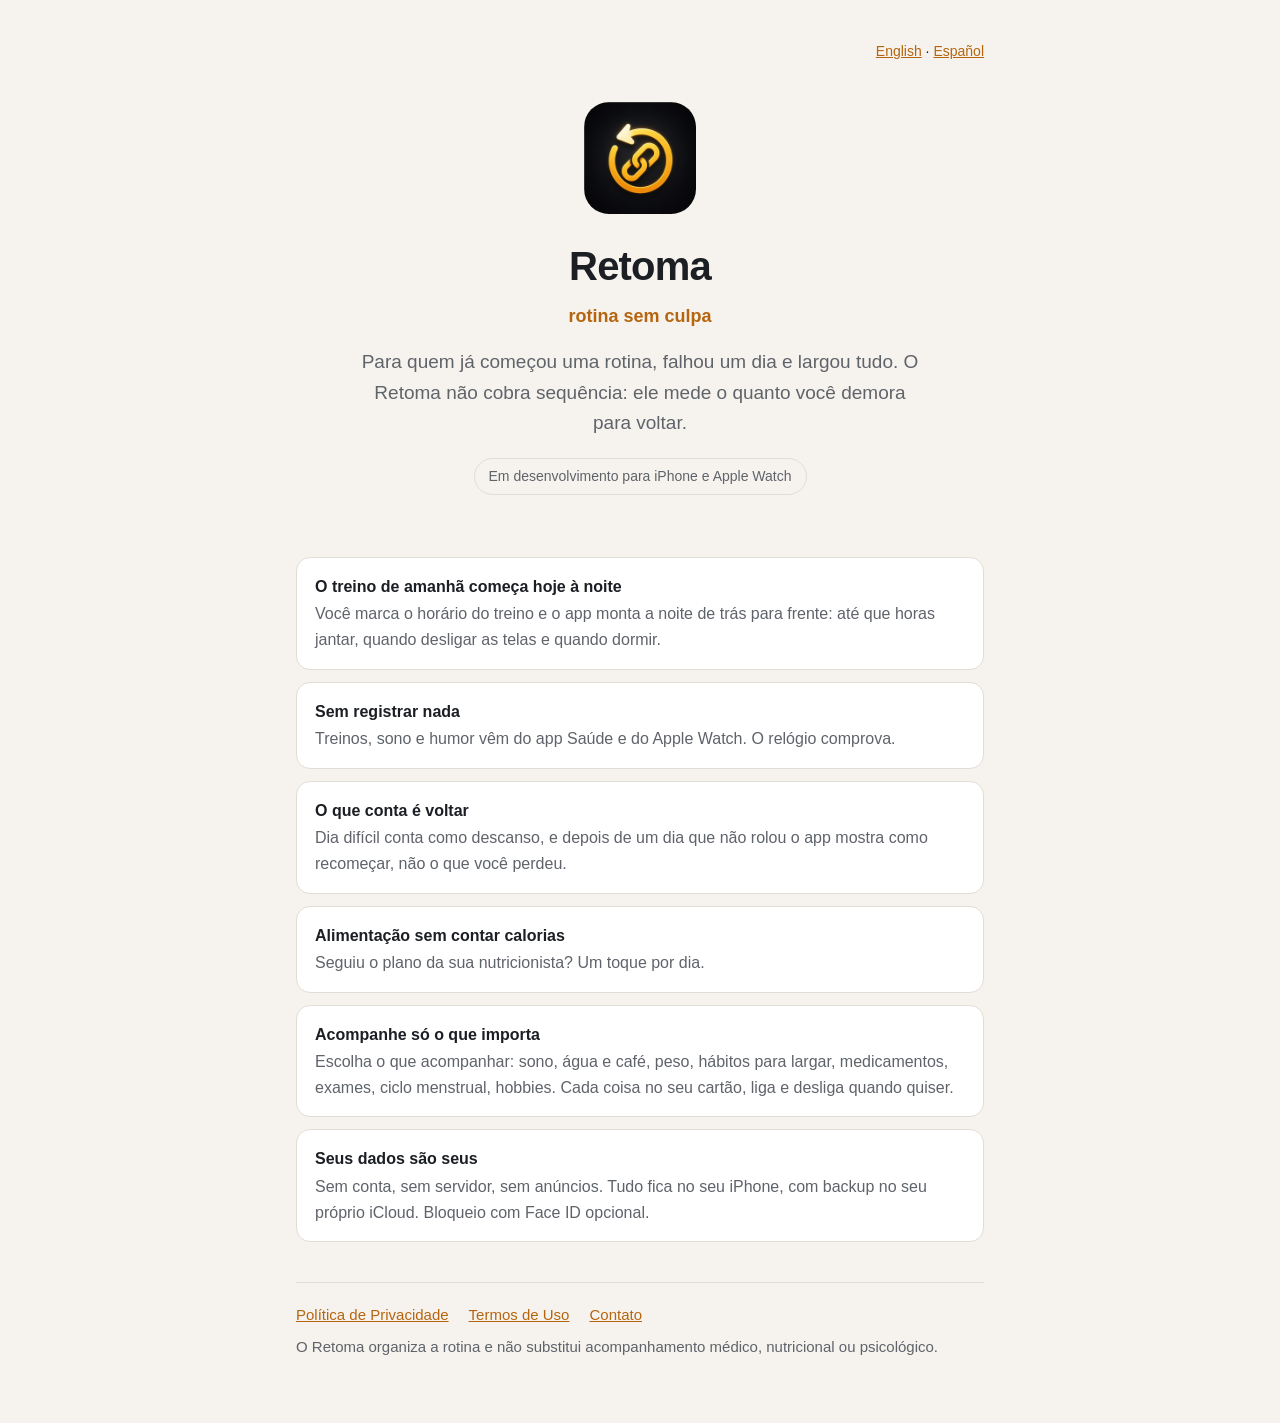
<file: index.html>
<!DOCTYPE html>
<html lang="pt-BR">
<head>
<meta charset="UTF-8">
<meta name="viewport" content="width=device-width, initial-scale=1.0">
<title>Retoma: rotina sem culpa</title>
<meta name="description" content="App para iPhone e Apple Watch que ajuda a manter treino, sono e alimentação sem culpa: o que conta é voltar.">
<link rel="icon" href="./icon.png">
<link rel="stylesheet" href="./style.css">
</head>
<body>
<main>
  <p class="lang"><a href="./en/" hreflang="en" lang="en">English</a> · <a href="./es/" hreflang="es" lang="es">Español</a></p>

  <section class="hero">
    <img src="./icon.png" alt="Ícone do Retoma: um elo de corrente dentro de uma seta de retorno">
    <h1>Retoma</h1>
    <p class="tagline">rotina sem culpa</p>
    <p class="lead">Para quem já começou uma rotina, falhou um dia e largou tudo. O Retoma não cobra sequência: ele mede o quanto você demora para voltar.</p>
    <p class="status">Em desenvolvimento para iPhone e Apple Watch</p>
  </section>

  <ul class="features">
    <li><strong>O treino de amanhã começa hoje à noite</strong><span>Você marca o horário do treino e o app monta a noite de trás para frente: até que horas jantar, quando desligar as telas e quando dormir.</span></li>
    <li><strong>Sem registrar nada</strong><span>Treinos, sono e humor vêm do app Saúde e do Apple Watch. O relógio comprova.</span></li>
    <li><strong>O que conta é voltar</strong><span>Dia difícil conta como descanso, e depois de um dia que não rolou o app mostra como recomeçar, não o que você perdeu.</span></li>
    <li><strong>Alimentação sem contar calorias</strong><span>Seguiu o plano da sua nutricionista? Um toque por dia.</span></li>
    <li><strong>Acompanhe só o que importa</strong><span>Escolha o que acompanhar: sono, água e café, peso, hábitos para largar, medicamentos, exames, ciclo menstrual, hobbies. Cada coisa no seu cartão, liga e desliga quando quiser.</span></li>
    <li><strong>Seus dados são seus</strong><span>Sem conta, sem servidor, sem anúncios. Tudo fica no seu iPhone, com backup no seu próprio iCloud. Bloqueio com Face ID opcional.</span></li>
  </ul>

  <footer>
    <nav aria-label="Documentos">
      <a href="./privacidade.html">Política de Privacidade</a>
      <a href="./termos.html">Termos de Uso</a>
      <a href="mailto:afonsohlc@gmail.com">Contato</a>
    </nav>
    O Retoma organiza a rotina e não substitui acompanhamento médico, nutricional ou psicológico.
  </footer>
</main>
</body>
</html>
</file>
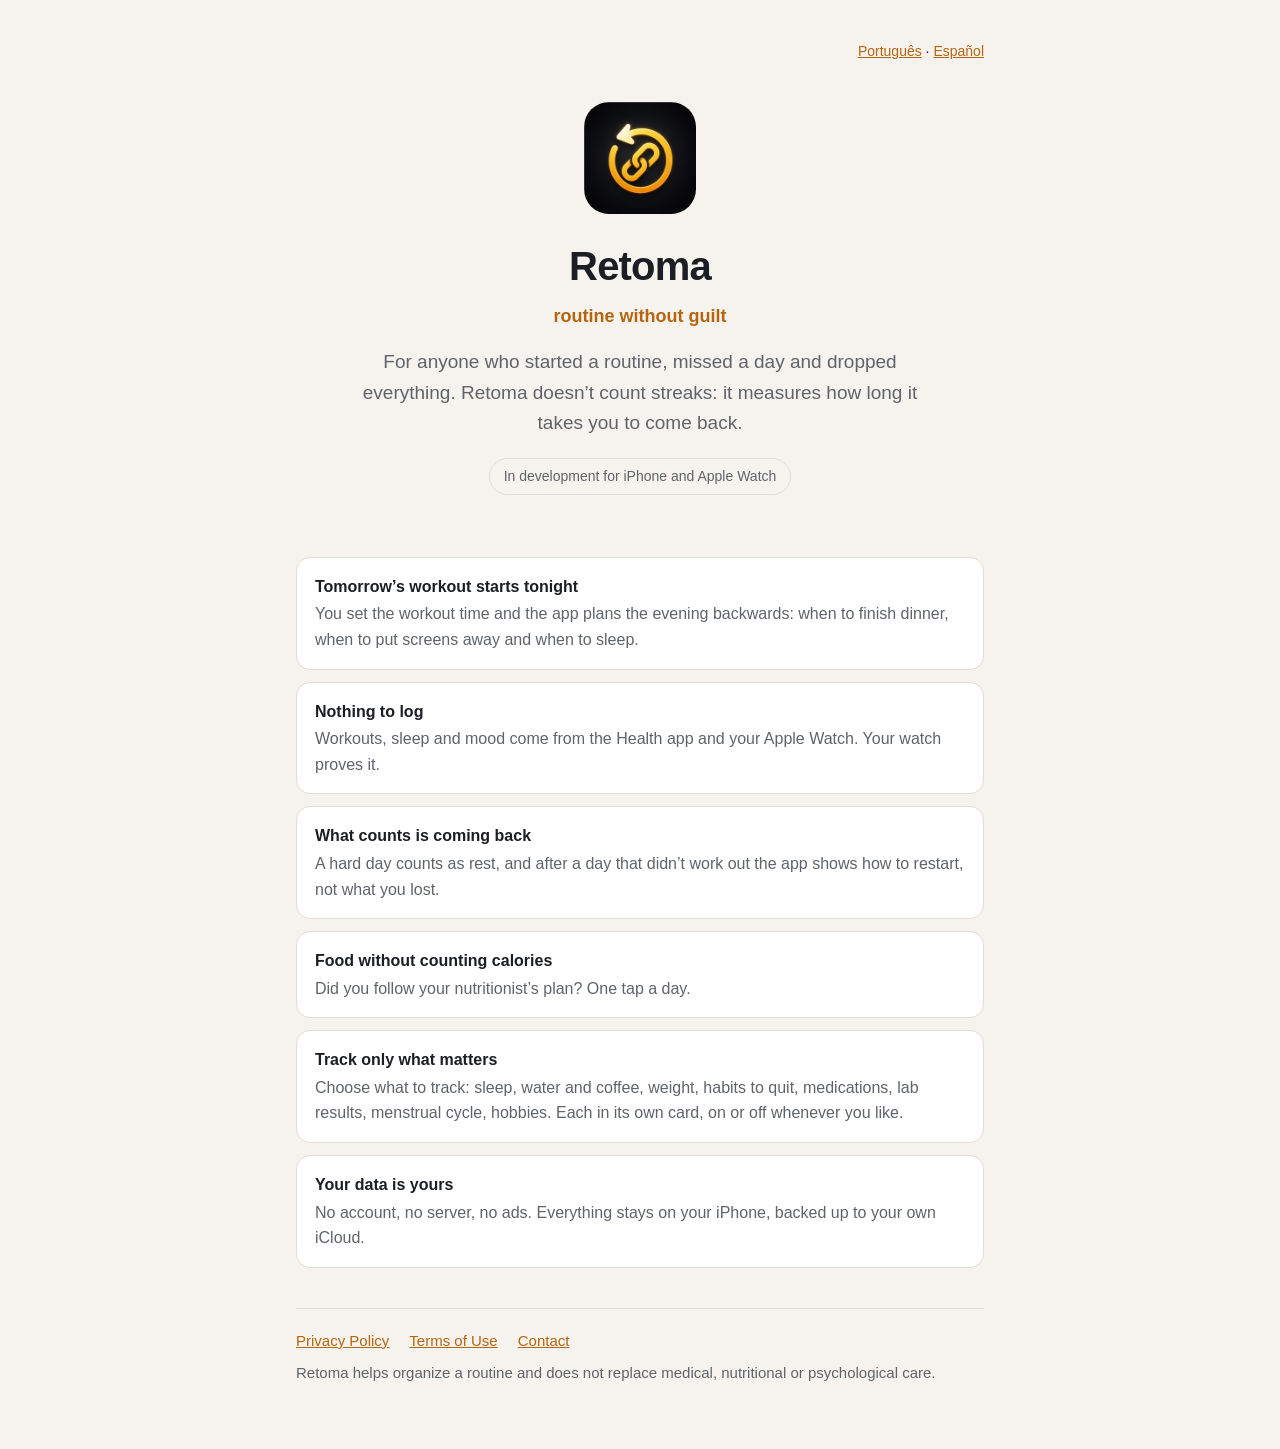
<file: en/index.html>
<!DOCTYPE html>
<html lang="en">
<head>
<meta charset="UTF-8">
<meta name="viewport" content="width=device-width, initial-scale=1.0">
<title>Retoma: routine without guilt</title>
<meta name="description" content="An iPhone and Apple Watch app that helps you keep up workouts, sleep and food without guilt: what counts is coming back.">
<link rel="icon" href="../icon.png">
<link rel="stylesheet" href="../style.css">
</head>
<body>
<main>
  <p class="lang"><a href="../" hreflang="pt-BR" lang="pt-BR">Português</a> · <a href="../es/" hreflang="es" lang="es">Español</a></p>

  <section class="hero">
    <img src="../icon.png" alt="Retoma icon: a chain link inside a return arrow">
    <h1>Retoma</h1>
    <p class="tagline">routine without guilt</p>
    <p class="lead">For anyone who started a routine, missed a day and dropped everything. Retoma doesn’t count streaks: it measures how long it takes you to come back.</p>
    <p class="status">In development for iPhone and Apple Watch</p>
  </section>

  <ul class="features">
    <li><strong>Tomorrow’s workout starts tonight</strong><span>You set the workout time and the app plans the evening backwards: when to finish dinner, when to put screens away and when to sleep.</span></li>
    <li><strong>Nothing to log</strong><span>Workouts, sleep and mood come from the Health app and your Apple Watch. Your watch proves it.</span></li>
    <li><strong>What counts is coming back</strong><span>A hard day counts as rest, and after a day that didn’t work out the app shows how to restart, not what you lost.</span></li>
    <li><strong>Food without counting calories</strong><span>Did you follow your nutritionist’s plan? One tap a day.</span></li>
    <li><strong>Track only what matters</strong><span>Choose what to track: sleep, water and coffee, weight, habits to quit, medications, lab results, menstrual cycle, hobbies. Each in its own card, on or off whenever you like.</span></li>
    <li><strong>Your data is yours</strong><span>No account, no server, no ads. Everything stays on your iPhone, backed up to your own iCloud.</span></li>
  </ul>

  <footer>
    <nav aria-label="Documents">
      <a href="./privacy.html">Privacy Policy</a>
      <a href="./terms.html">Terms of Use</a>
      <a href="mailto:afonsohlc@gmail.com">Contact</a>
    </nav>
    Retoma helps organize a routine and does not replace medical, nutritional or psychological care.
  </footer>
</main>
</body>
</html>
</file>
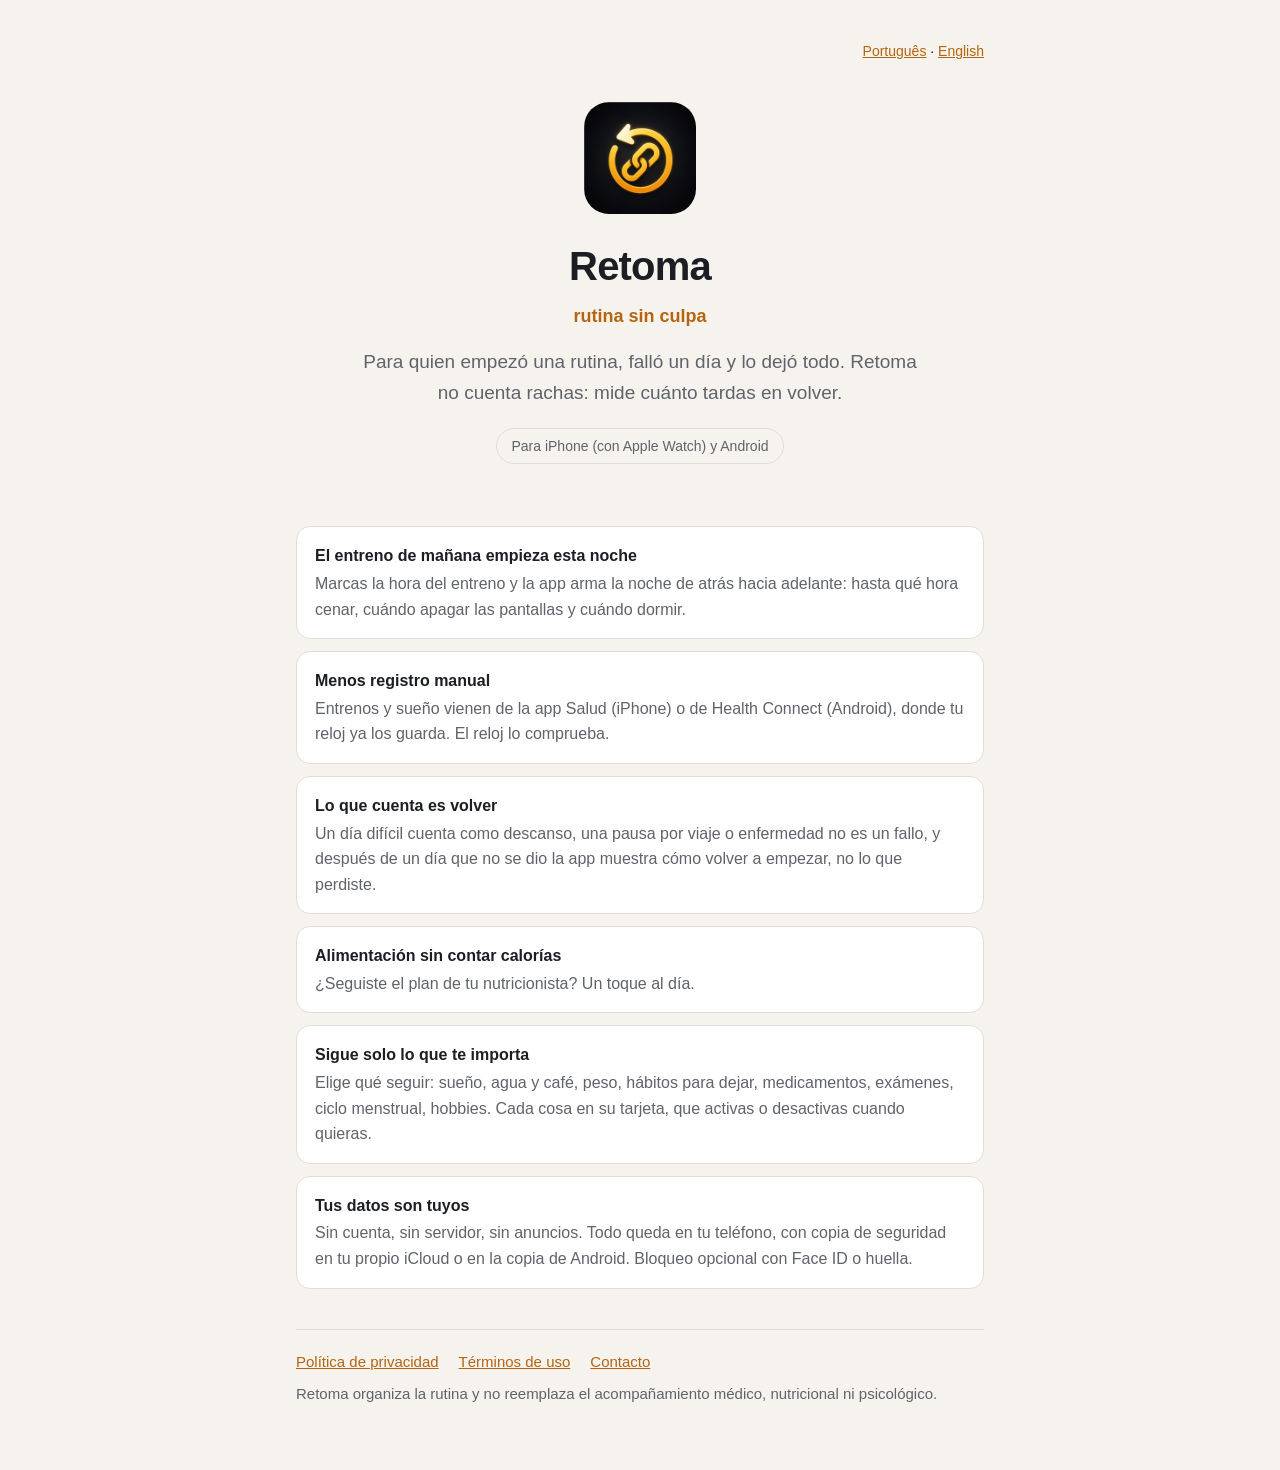
<file: es/index.html>
<!DOCTYPE html>
<html lang="es">
<head>
<meta charset="UTF-8">
<meta name="viewport" content="width=device-width, initial-scale=1.0">
<title>Retoma: rutina sin culpa</title>
<meta name="description" content="App para iPhone y Android que ayuda a mantener entreno, sueño y alimentación sin culpa: lo que cuenta es volver.">
<link rel="icon" href="../icon.png">
<link rel="stylesheet" href="../style.css">
</head>
<body>
<main>
  <p class="lang"><a href="../" hreflang="pt-BR" lang="pt-BR">Português</a> · <a href="../en/" hreflang="en" lang="en">English</a></p>

  <section class="hero">
    <img src="../icon.png" alt="Ícono de Retoma: un eslabón de cadena dentro de una flecha de regreso">
    <h1>Retoma</h1>
    <p class="tagline">rutina sin culpa</p>
    <p class="lead">Para quien empezó una rutina, falló un día y lo dejó todo. Retoma no cuenta rachas: mide cuánto tardas en volver.</p>
    <p class="status">Para iPhone (con Apple Watch) y Android</p>
  </section>

  <ul class="features">
    <li><strong>El entreno de mañana empieza esta noche</strong><span>Marcas la hora del entreno y la app arma la noche de atrás hacia adelante: hasta qué hora cenar, cuándo apagar las pantallas y cuándo dormir.</span></li>
    <li><strong>Menos registro manual</strong><span>Entrenos y sueño vienen de la app Salud (iPhone) o de Health Connect (Android), donde tu reloj ya los guarda. El reloj lo comprueba.</span></li>
    <li><strong>Lo que cuenta es volver</strong><span>Un día difícil cuenta como descanso, una pausa por viaje o enfermedad no es un fallo, y después de un día que no se dio la app muestra cómo volver a empezar, no lo que perdiste.</span></li>
    <li><strong>Alimentación sin contar calorías</strong><span>¿Seguiste el plan de tu nutricionista? Un toque al día.</span></li>
    <li><strong>Sigue solo lo que te importa</strong><span>Elige qué seguir: sueño, agua y café, peso, hábitos para dejar, medicamentos, exámenes, ciclo menstrual, hobbies. Cada cosa en su tarjeta, que activas o desactivas cuando quieras.</span></li>
    <li><strong>Tus datos son tuyos</strong><span>Sin cuenta, sin servidor, sin anuncios. Todo queda en tu teléfono, con copia de seguridad en tu propio iCloud o en la copia de Android. Bloqueo opcional con Face ID o huella.</span></li>
  </ul>

  <footer>
    <nav aria-label="Documentos">
      <a href="./privacidad.html">Política de privacidad</a>
      <a href="./terminos.html">Términos de uso</a>
      <a href="mailto:afonsohlc@gmail.com">Contacto</a>
    </nav>
    Retoma organiza la rutina y no reemplaza el acompañamiento médico, nutricional ni psicológico.
  </footer>
</main>
</body>
</html>
</file>
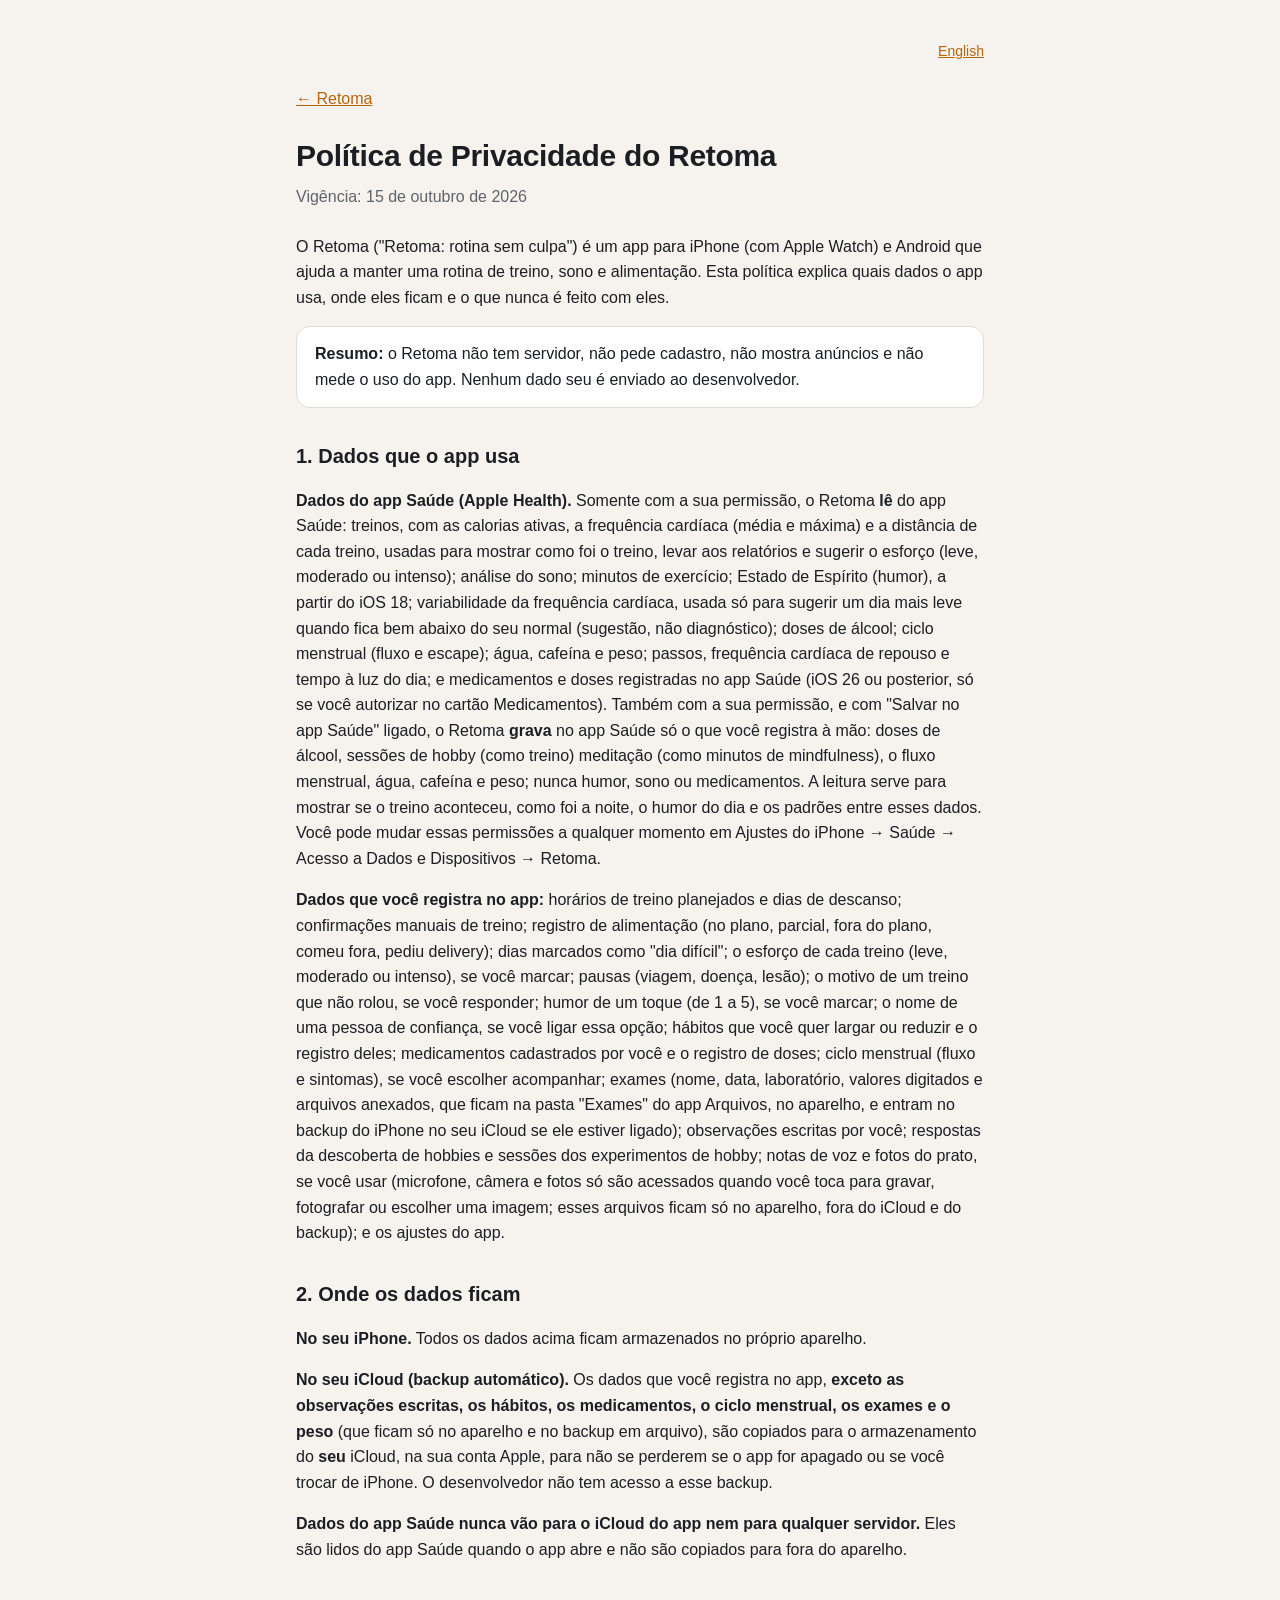
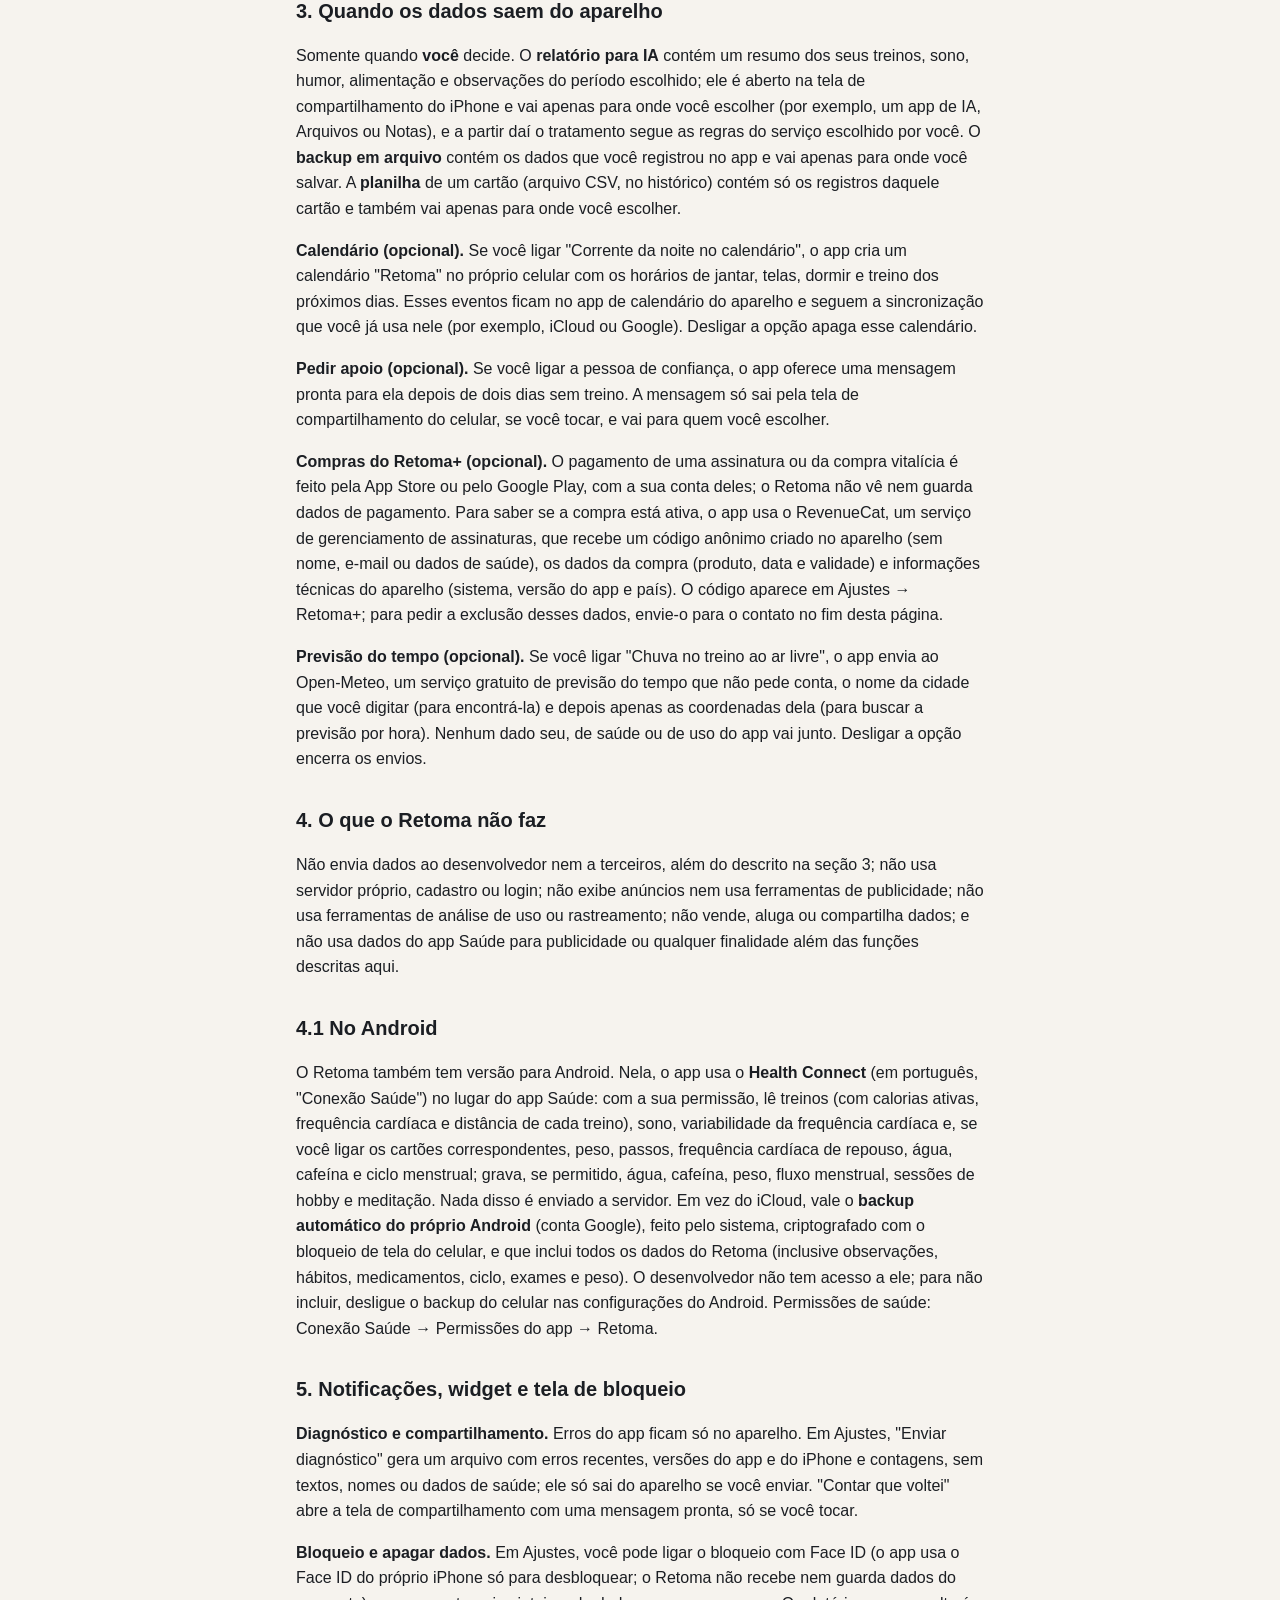
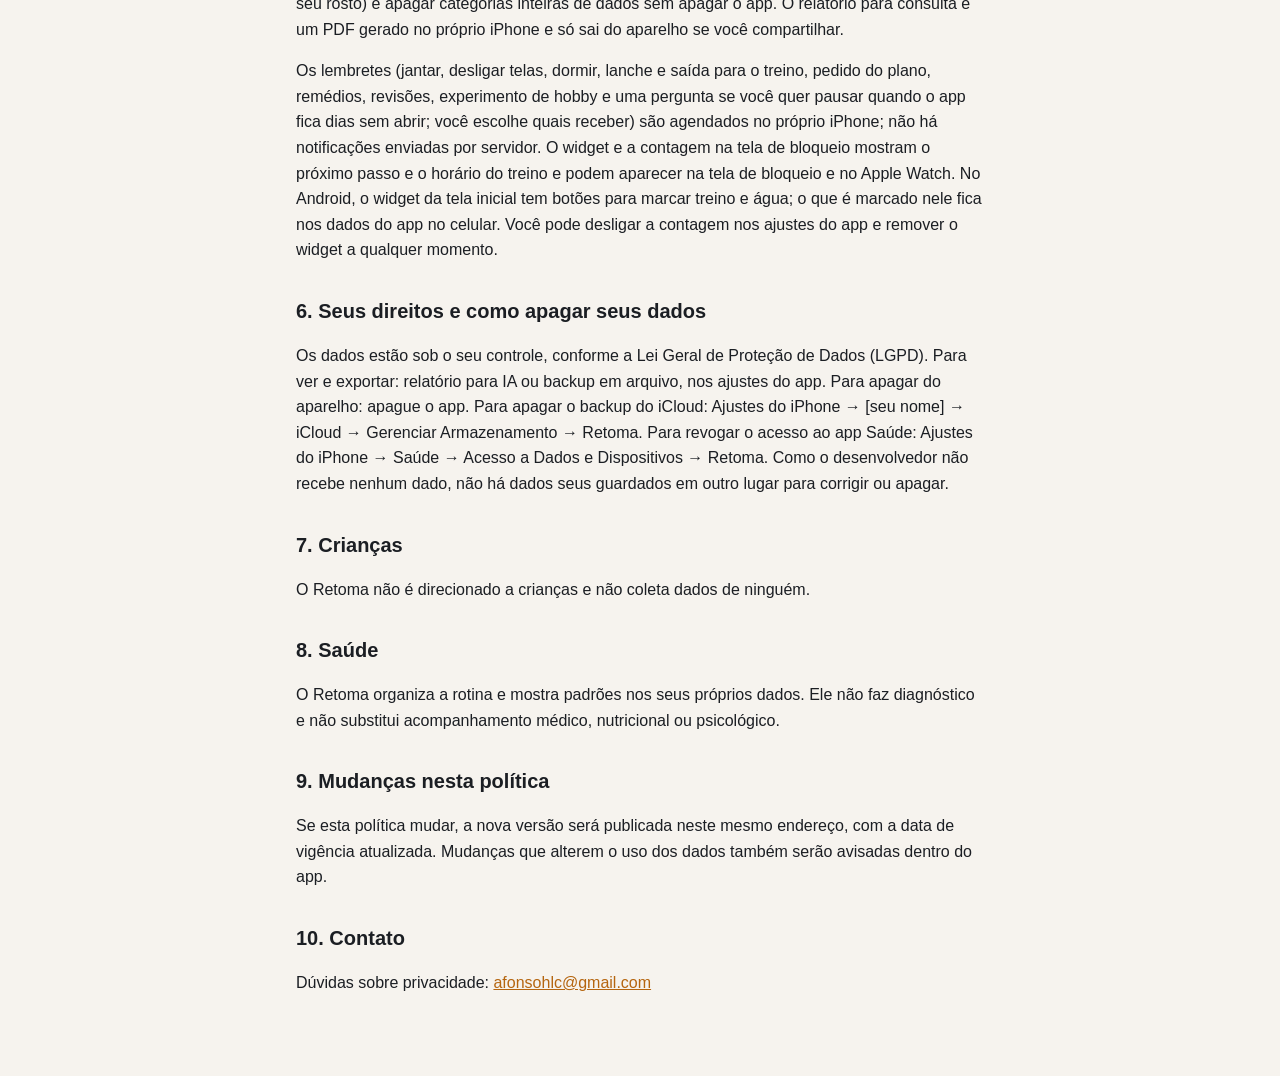
<file: privacidade.html>
<!DOCTYPE html>
<html lang="pt-BR">
<head>
<meta charset="UTF-8">
<meta name="viewport" content="width=device-width, initial-scale=1.0">
<title>Política de Privacidade · Retoma</title>
<link rel="icon" href="./icon.png">
<link rel="stylesheet" href="./style.css">
</head>
<body>
<main class="doc">
  <p class="lang"><a href="./en/privacy.html" hreflang="en" lang="en">English</a></p>
  <a class="back" href="./">← Retoma</a>
  <h1>Política de Privacidade do Retoma</h1>
  <p class="meta">Vigência: 15 de outubro de 2026</p>

  <p>O Retoma ("Retoma: rotina sem culpa") é um app para iPhone (com Apple Watch) e Android que ajuda a manter uma rotina de treino, sono e alimentação. Esta política explica quais dados o app usa, onde eles ficam e o que nunca é feito com eles.</p>
  <p class="summary"><strong>Resumo:</strong> o Retoma não tem servidor, não pede cadastro, não mostra anúncios e não mede o uso do app. Nenhum dado seu é enviado ao desenvolvedor.</p>

  <h2>1. Dados que o app usa</h2>
  <p><strong>Dados do app Saúde (Apple Health).</strong> Somente com a sua permissão, o Retoma <strong>lê</strong> do app Saúde: treinos, com as calorias ativas, a frequência cardíaca (média e máxima) e a distância de cada treino, usadas para mostrar como foi o treino, levar aos relatórios e sugerir o esforço (leve, moderado ou intenso); análise do sono; minutos de exercício; Estado de Espírito (humor), a partir do iOS 18; variabilidade da frequência cardíaca, usada só para sugerir um dia mais leve quando fica bem abaixo do seu normal (sugestão, não diagnóstico); doses de álcool; ciclo menstrual (fluxo e escape); água, cafeína e peso; passos, frequência cardíaca de repouso e tempo à luz do dia; e medicamentos e doses registradas no app Saúde (iOS 26 ou posterior, só se você autorizar no cartão Medicamentos). Também com a sua permissão, e com "Salvar no app Saúde" ligado, o Retoma <strong>grava</strong> no app Saúde só o que você registra à mão: doses de álcool, sessões de hobby (como treino) meditação (como minutos de mindfulness), o fluxo menstrual, água, cafeína e peso; nunca humor, sono ou medicamentos. A leitura serve para mostrar se o treino aconteceu, como foi a noite, o humor do dia e os padrões entre esses dados. Você pode mudar essas permissões a qualquer momento em Ajustes do iPhone → Saúde → Acesso a Dados e Dispositivos → Retoma.</p>
  <p><strong>Dados que você registra no app:</strong> horários de treino planejados e dias de descanso; confirmações manuais de treino; registro de alimentação (no plano, parcial, fora do plano, comeu fora, pediu delivery); dias marcados como "dia difícil"; o esforço de cada treino (leve, moderado ou intenso), se você marcar; pausas (viagem, doença, lesão); o motivo de um treino que não rolou, se você responder; humor de um toque (de 1 a 5), se você marcar; o nome de uma pessoa de confiança, se você ligar essa opção; hábitos que você quer largar ou reduzir e o registro deles; medicamentos cadastrados por você e o registro de doses; ciclo menstrual (fluxo e sintomas), se você escolher acompanhar; exames (nome, data, laboratório, valores digitados e arquivos anexados, que ficam na pasta "Exames" do app Arquivos, no aparelho, e entram no backup do iPhone no seu iCloud se ele estiver ligado); observações escritas por você; respostas da descoberta de hobbies e sessões dos experimentos de hobby; notas de voz e fotos do prato, se você usar (microfone, câmera e fotos só são acessados quando você toca para gravar, fotografar ou escolher uma imagem; esses arquivos ficam só no aparelho, fora do iCloud e do backup); e os ajustes do app.</p>

  <h2>2. Onde os dados ficam</h2>
  <p><strong>No seu iPhone.</strong> Todos os dados acima ficam armazenados no próprio aparelho.</p>
  <p><strong>No seu iCloud (backup automático).</strong> Os dados que você registra no app, <strong>exceto as observações escritas, os hábitos, os medicamentos, o ciclo menstrual, os exames e o peso</strong> (que ficam só no aparelho e no backup em arquivo), são copiados para o armazenamento do <strong>seu</strong> iCloud, na sua conta Apple, para não se perderem se o app for apagado ou se você trocar de iPhone. O desenvolvedor não tem acesso a esse backup.</p>
  <p><strong>Dados do app Saúde nunca vão para o iCloud do app nem para qualquer servidor.</strong> Eles são lidos do app Saúde quando o app abre e não são copiados para fora do aparelho.</p>

  <h2>3. Quando os dados saem do aparelho</h2>
  <p>Somente quando <strong>você</strong> decide. O <strong>relatório para IA</strong> contém um resumo dos seus treinos, sono, humor, alimentação e observações do período escolhido; ele é aberto na tela de compartilhamento do iPhone e vai apenas para onde você escolher (por exemplo, um app de IA, Arquivos ou Notas), e a partir daí o tratamento segue as regras do serviço escolhido por você. O <strong>backup em arquivo</strong> contém os dados que você registrou no app e vai apenas para onde você salvar. A <strong>planilha</strong> de um cartão (arquivo CSV, no histórico) contém só os registros daquele cartão e também vai apenas para onde você escolher.</p>
  <p><strong>Calendário (opcional).</strong> Se você ligar "Corrente da noite no calendário", o app cria um calendário "Retoma" no próprio celular com os horários de jantar, telas, dormir e treino dos próximos dias. Esses eventos ficam no app de calendário do aparelho e seguem a sincronização que você já usa nele (por exemplo, iCloud ou Google). Desligar a opção apaga esse calendário.</p>
  <p><strong>Pedir apoio (opcional).</strong> Se você ligar a pessoa de confiança, o app oferece uma mensagem pronta para ela depois de dois dias sem treino. A mensagem só sai pela tela de compartilhamento do celular, se você tocar, e vai para quem você escolher.</p>

  <p><strong>Compras do Retoma+ (opcional).</strong> O pagamento de uma assinatura ou da compra vitalícia é feito pela App Store ou pelo Google Play, com a sua conta deles; o Retoma não vê nem guarda dados de pagamento. Para saber se a compra está ativa, o app usa o RevenueCat, um serviço de gerenciamento de assinaturas, que recebe um código anônimo criado no aparelho (sem nome, e-mail ou dados de saúde), os dados da compra (produto, data e validade) e informações técnicas do aparelho (sistema, versão do app e país). O código aparece em Ajustes → Retoma+; para pedir a exclusão desses dados, envie-o para o contato no fim desta página.</p>
  <p><strong>Previsão do tempo (opcional).</strong> Se você ligar "Chuva no treino ao ar livre", o app envia ao Open-Meteo, um serviço gratuito de previsão do tempo que não pede conta, o nome da cidade que você digitar (para encontrá-la) e depois apenas as coordenadas dela (para buscar a previsão por hora). Nenhum dado seu, de saúde ou de uso do app vai junto. Desligar a opção encerra os envios.</p>

  <h2>4. O que o Retoma não faz</h2>
  <p>Não envia dados ao desenvolvedor nem a terceiros, além do descrito na seção 3; não usa servidor próprio, cadastro ou login; não exibe anúncios nem usa ferramentas de publicidade; não usa ferramentas de análise de uso ou rastreamento; não vende, aluga ou compartilha dados; e não usa dados do app Saúde para publicidade ou qualquer finalidade além das funções descritas aqui.</p>

  <h2>4.1 No Android</h2>
  <p>O Retoma também tem versão para Android. Nela, o app usa o <strong>Health Connect</strong> (em português, "Conexão Saúde") no lugar do app Saúde: com a sua permissão, lê treinos (com calorias ativas, frequência cardíaca e distância de cada treino), sono, variabilidade da frequência cardíaca e, se você ligar os cartões correspondentes, peso, passos, frequência cardíaca de repouso, água, cafeína e ciclo menstrual; grava, se permitido, água, cafeína, peso, fluxo menstrual, sessões de hobby e meditação. Nada disso é enviado a servidor. Em vez do iCloud, vale o <strong>backup automático do próprio Android</strong> (conta Google), feito pelo sistema, criptografado com o bloqueio de tela do celular, e que inclui todos os dados do Retoma (inclusive observações, hábitos, medicamentos, ciclo, exames e peso). O desenvolvedor não tem acesso a ele; para não incluir, desligue o backup do celular nas configurações do Android. Permissões de saúde: Conexão Saúde → Permissões do app → Retoma.</p>
  <h2>5. Notificações, widget e tela de bloqueio</h2>
  <p><strong>Diagnóstico e compartilhamento.</strong> Erros do app ficam só no aparelho. Em Ajustes, "Enviar diagnóstico" gera um arquivo com erros recentes, versões do app e do iPhone e contagens, sem textos, nomes ou dados de saúde; ele só sai do aparelho se você enviar. "Contar que voltei" abre a tela de compartilhamento com uma mensagem pronta, só se você tocar.</p>
  <p><strong>Bloqueio e apagar dados.</strong> Em Ajustes, você pode ligar o bloqueio com Face ID (o app usa o Face ID do próprio iPhone só para desbloquear; o Retoma não recebe nem guarda dados do seu rosto) e apagar categorias inteiras de dados sem apagar o app. O relatório para consulta é um PDF gerado no próprio iPhone e só sai do aparelho se você compartilhar.</p>
  <p>Os lembretes (jantar, desligar telas, dormir, lanche e saída para o treino, pedido do plano, remédios, revisões, experimento de hobby e uma pergunta se você quer pausar quando o app fica dias sem abrir; você escolhe quais receber) são agendados no próprio iPhone; não há notificações enviadas por servidor. O widget e a contagem na tela de bloqueio mostram o próximo passo e o horário do treino e podem aparecer na tela de bloqueio e no Apple Watch. No Android, o widget da tela inicial tem botões para marcar treino e água; o que é marcado nele fica nos dados do app no celular. Você pode desligar a contagem nos ajustes do app e remover o widget a qualquer momento.</p>

  <h2>6. Seus direitos e como apagar seus dados</h2>
  <p>Os dados estão sob o seu controle, conforme a Lei Geral de Proteção de Dados (LGPD). Para ver e exportar: relatório para IA ou backup em arquivo, nos ajustes do app. Para apagar do aparelho: apague o app. Para apagar o backup do iCloud: Ajustes do iPhone → [seu nome] → iCloud → Gerenciar Armazenamento → Retoma. Para revogar o acesso ao app Saúde: Ajustes do iPhone → Saúde → Acesso a Dados e Dispositivos → Retoma. Como o desenvolvedor não recebe nenhum dado, não há dados seus guardados em outro lugar para corrigir ou apagar.</p>

  <h2>7. Crianças</h2>
  <p>O Retoma não é direcionado a crianças e não coleta dados de ninguém.</p>

  <h2>8. Saúde</h2>
  <p>O Retoma organiza a rotina e mostra padrões nos seus próprios dados. Ele não faz diagnóstico e não substitui acompanhamento médico, nutricional ou psicológico.</p>

  <h2>9. Mudanças nesta política</h2>
  <p>Se esta política mudar, a nova versão será publicada neste mesmo endereço, com a data de vigência atualizada. Mudanças que alterem o uso dos dados também serão avisadas dentro do app.</p>

  <h2>10. Contato</h2>
  <p>Dúvidas sobre privacidade: <a href="mailto:afonsohlc@gmail.com">afonsohlc@gmail.com</a></p>
</main>
</body>
</html>
</file>
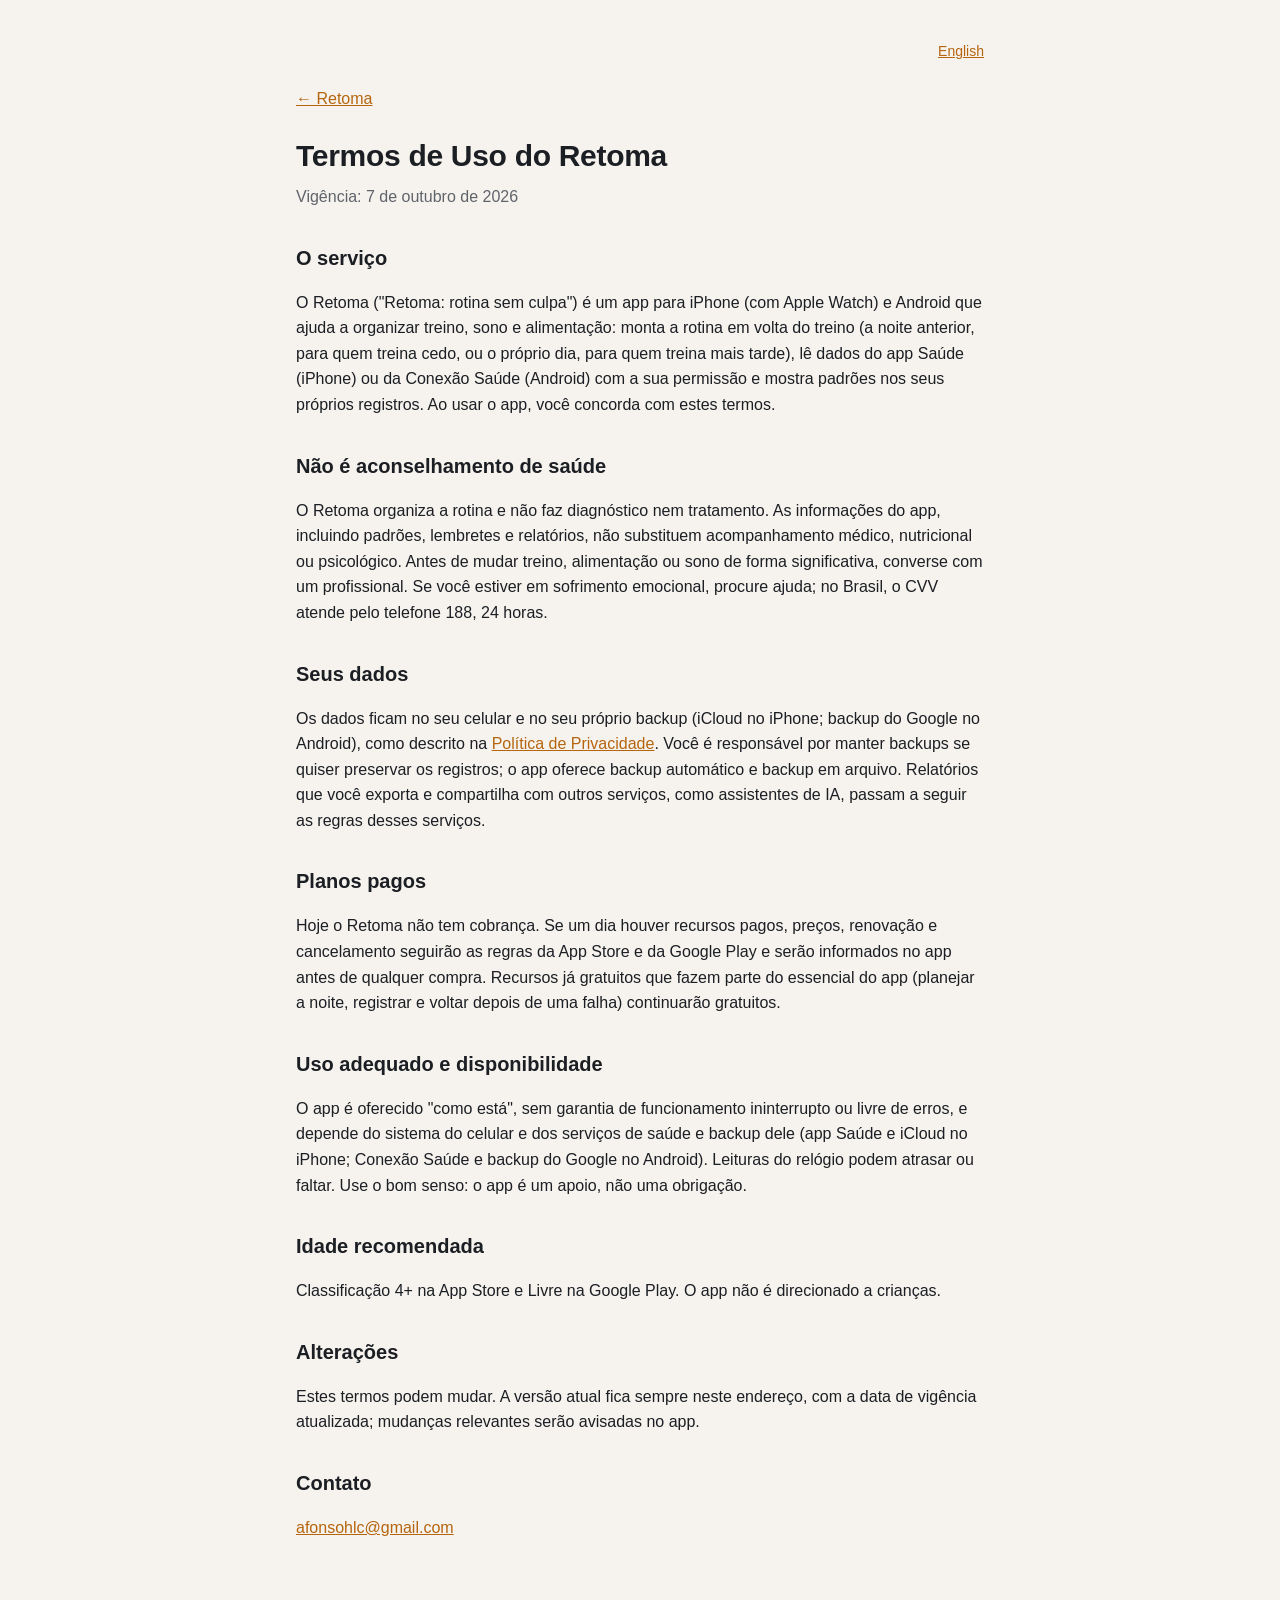
<file: termos.html>
<!DOCTYPE html>
<html lang="pt-BR">
<head>
<meta charset="UTF-8">
<meta name="viewport" content="width=device-width, initial-scale=1.0">
<title>Termos de Uso · Retoma</title>
<link rel="icon" href="./icon.png">
<link rel="stylesheet" href="./style.css">
</head>
<body>
<main class="doc">
  <p class="lang"><a href="./en/terms.html" hreflang="en" lang="en">English</a></p>
  <a class="back" href="./">← Retoma</a>
  <h1>Termos de Uso do Retoma</h1>
  <p class="meta">Vigência: 7 de outubro de 2026</p>

  <h2>O serviço</h2>
  <p>O Retoma ("Retoma: rotina sem culpa") é um app para iPhone (com Apple Watch) e Android que ajuda a organizar treino, sono e alimentação: monta a rotina em volta do treino (a noite anterior, para quem treina cedo, ou o próprio dia, para quem treina mais tarde), lê dados do app Saúde (iPhone) ou da Conexão Saúde (Android) com a sua permissão e mostra padrões nos seus próprios registros. Ao usar o app, você concorda com estes termos.</p>

  <h2>Não é aconselhamento de saúde</h2>
  <p>O Retoma organiza a rotina e não faz diagnóstico nem tratamento. As informações do app, incluindo padrões, lembretes e relatórios, não substituem acompanhamento médico, nutricional ou psicológico. Antes de mudar treino, alimentação ou sono de forma significativa, converse com um profissional. Se você estiver em sofrimento emocional, procure ajuda; no Brasil, o CVV atende pelo telefone 188, 24 horas.</p>

  <h2>Seus dados</h2>
  <p>Os dados ficam no seu celular e no seu próprio backup (iCloud no iPhone; backup do Google no Android), como descrito na <a href="./privacidade.html">Política de Privacidade</a>. Você é responsável por manter backups se quiser preservar os registros; o app oferece backup automático e backup em arquivo. Relatórios que você exporta e compartilha com outros serviços, como assistentes de IA, passam a seguir as regras desses serviços.</p>

  <h2>Planos pagos</h2>
  <p>Hoje o Retoma não tem cobrança. Se um dia houver recursos pagos, preços, renovação e cancelamento seguirão as regras da App Store e da Google Play e serão informados no app antes de qualquer compra. Recursos já gratuitos que fazem parte do essencial do app (planejar a noite, registrar e voltar depois de uma falha) continuarão gratuitos.</p>

  <h2>Uso adequado e disponibilidade</h2>
  <p>O app é oferecido "como está", sem garantia de funcionamento ininterrupto ou livre de erros, e depende do sistema do celular e dos serviços de saúde e backup dele (app Saúde e iCloud no iPhone; Conexão Saúde e backup do Google no Android). Leituras do relógio podem atrasar ou faltar. Use o bom senso: o app é um apoio, não uma obrigação.</p>

  <h2>Idade recomendada</h2>
  <p>Classificação 4+ na App Store e Livre na Google Play. O app não é direcionado a crianças.</p>

  <h2>Alterações</h2>
  <p>Estes termos podem mudar. A versão atual fica sempre neste endereço, com a data de vigência atualizada; mudanças relevantes serão avisadas no app.</p>

  <h2>Contato</h2>
  <p><a href="mailto:afonsohlc@gmail.com">afonsohlc@gmail.com</a></p>
</main>
</body>
</html>
</file>
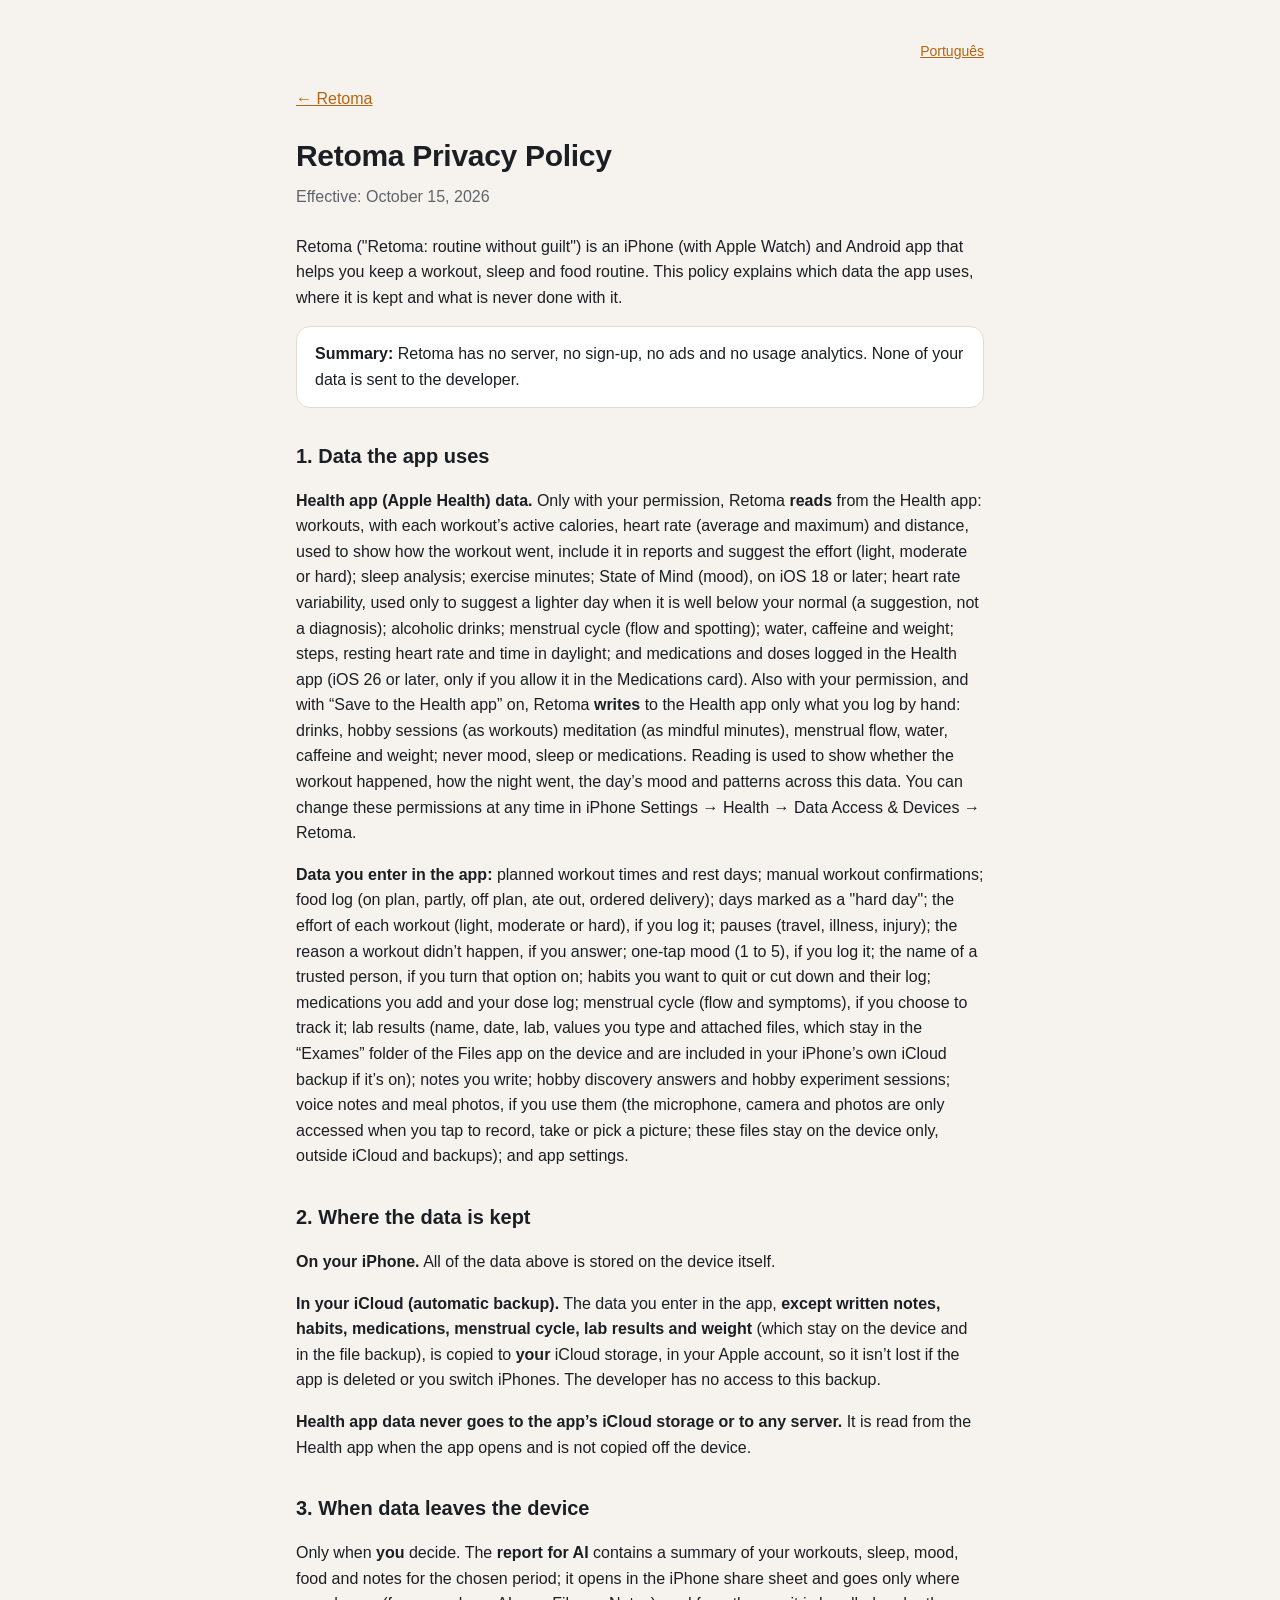
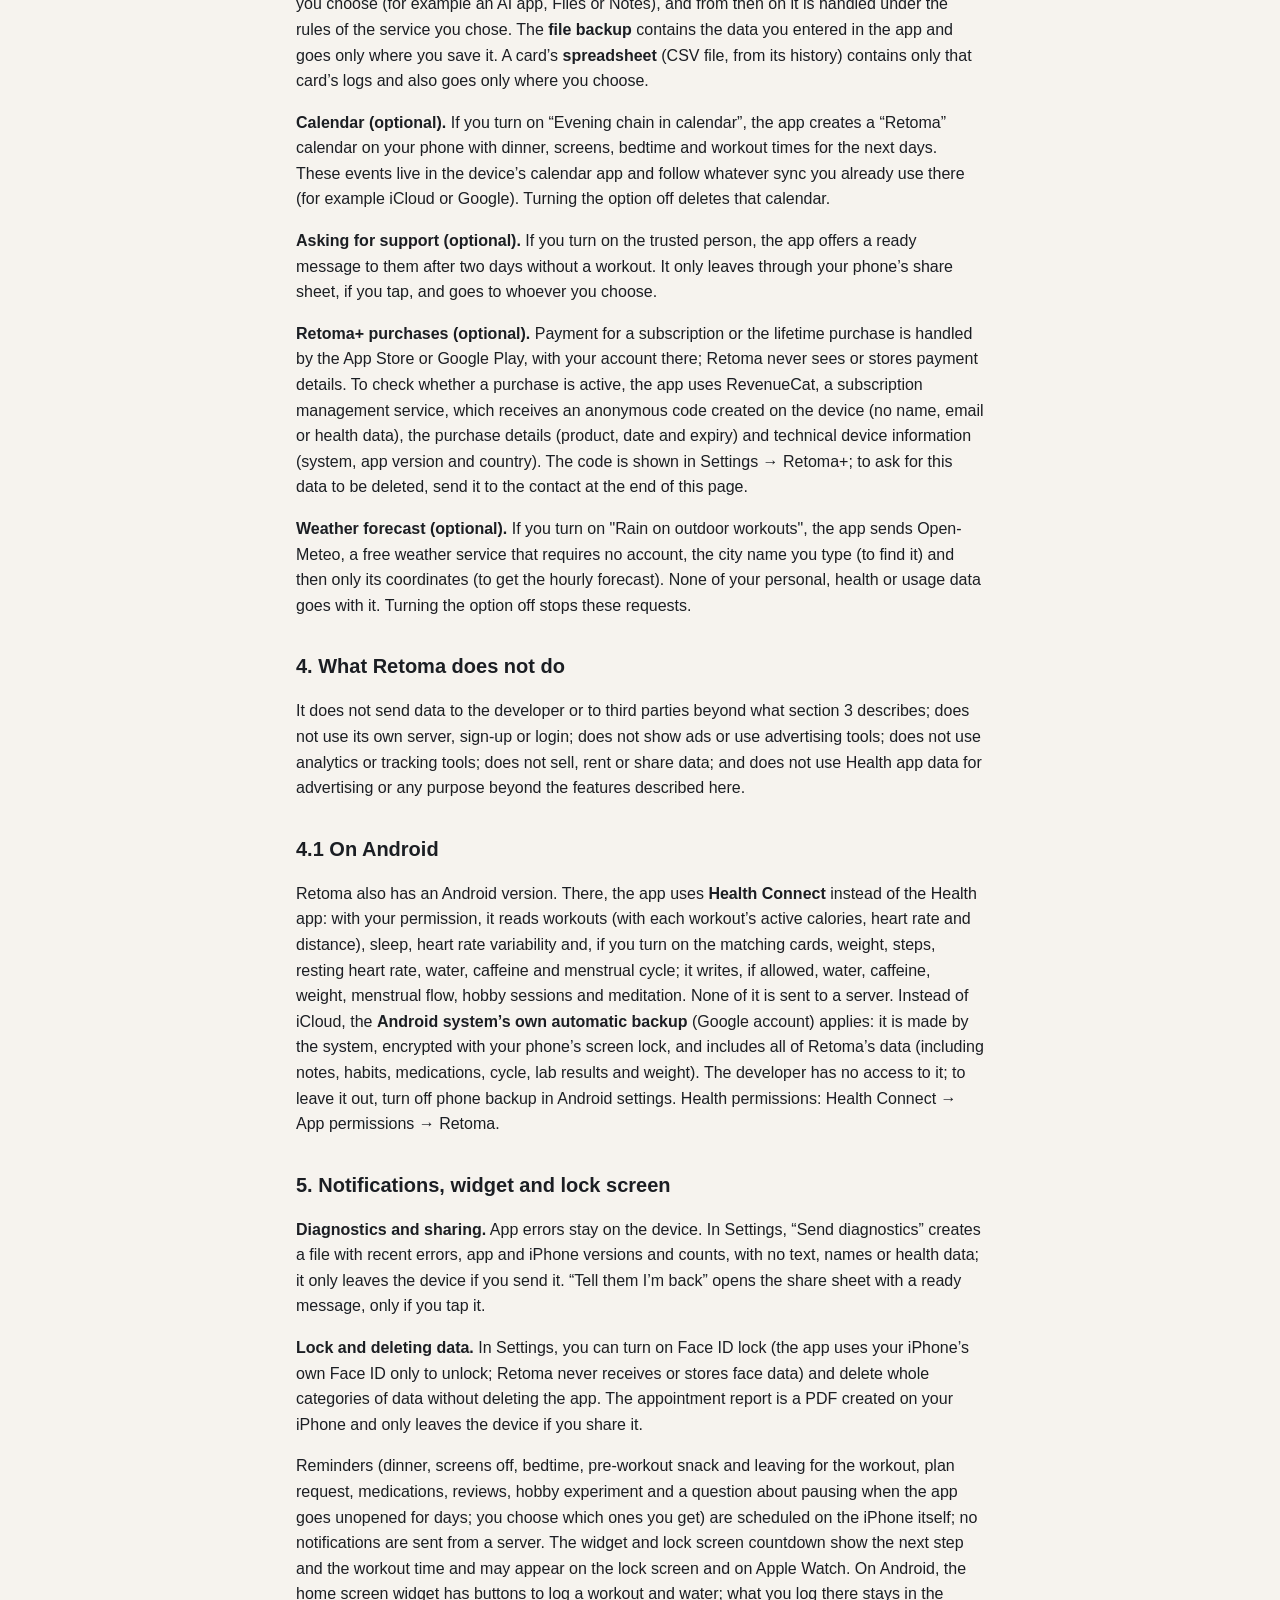
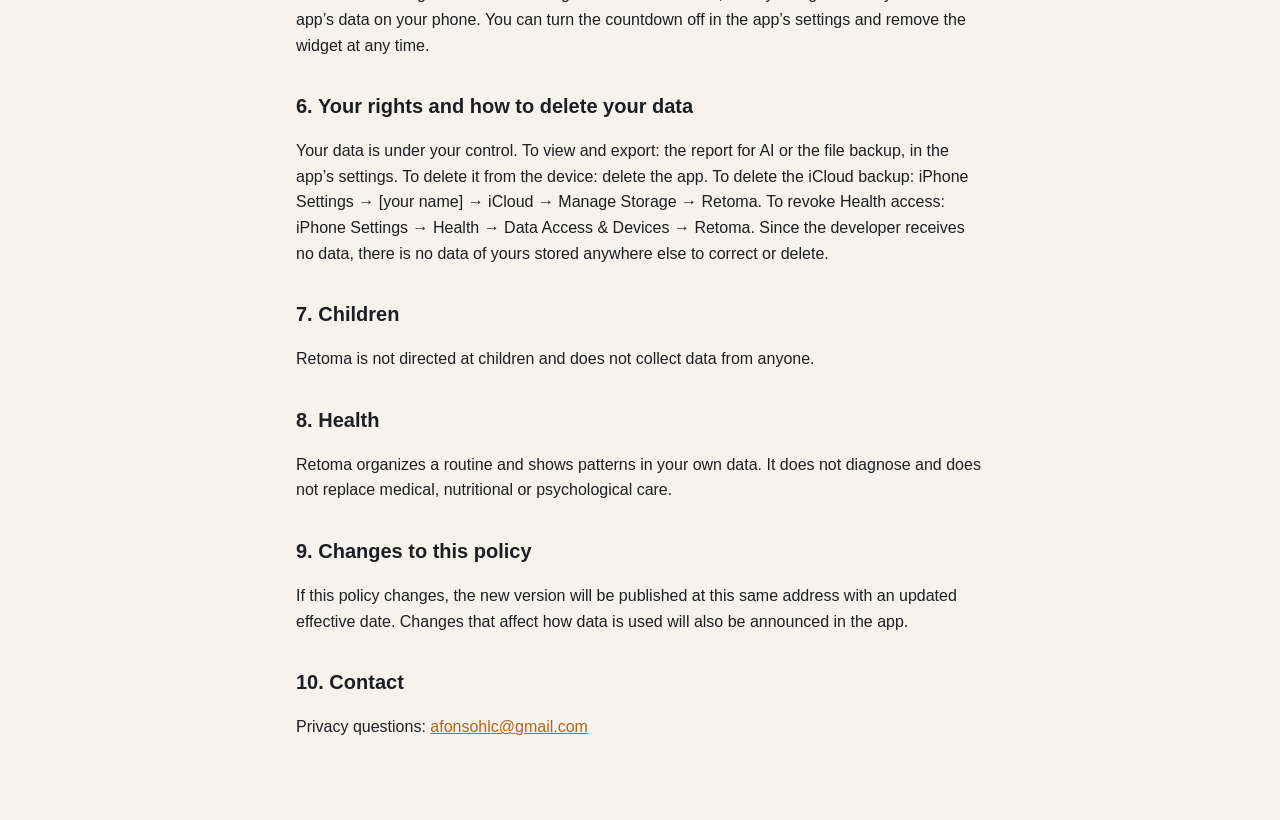
<file: en/privacy.html>
<!DOCTYPE html>
<html lang="en">
<head>
<meta charset="UTF-8">
<meta name="viewport" content="width=device-width, initial-scale=1.0">
<title>Privacy Policy · Retoma</title>
<link rel="icon" href="../icon.png">
<link rel="stylesheet" href="../style.css">
</head>
<body>
<main class="doc">
  <p class="lang"><a href="../privacidade.html" hreflang="pt-BR" lang="pt-BR">Português</a></p>
  <a class="back" href="./">← Retoma</a>
  <h1>Retoma Privacy Policy</h1>
  <p class="meta">Effective: October 15, 2026</p>

  <p>Retoma ("Retoma: routine without guilt") is an iPhone (with Apple Watch) and Android app that helps you keep a workout, sleep and food routine. This policy explains which data the app uses, where it is kept and what is never done with it.</p>
  <p class="summary"><strong>Summary:</strong> Retoma has no server, no sign-up, no ads and no usage analytics. None of your data is sent to the developer.</p>

  <h2>1. Data the app uses</h2>
  <p><strong>Health app (Apple Health) data.</strong> Only with your permission, Retoma <strong>reads</strong> from the Health app: workouts, with each workout’s active calories, heart rate (average and maximum) and distance, used to show how the workout went, include it in reports and suggest the effort (light, moderate or hard); sleep analysis; exercise minutes; State of Mind (mood), on iOS 18 or later; heart rate variability, used only to suggest a lighter day when it is well below your normal (a suggestion, not a diagnosis); alcoholic drinks; menstrual cycle (flow and spotting); water, caffeine and weight; steps, resting heart rate and time in daylight; and medications and doses logged in the Health app (iOS 26 or later, only if you allow it in the Medications card). Also with your permission, and with “Save to the Health app” on, Retoma <strong>writes</strong> to the Health app only what you log by hand: drinks, hobby sessions (as workouts) meditation (as mindful minutes), menstrual flow, water, caffeine and weight; never mood, sleep or medications. Reading is used to show whether the workout happened, how the night went, the day’s mood and patterns across this data. You can change these permissions at any time in iPhone Settings → Health → Data Access &amp; Devices → Retoma.</p>
  <p><strong>Data you enter in the app:</strong> planned workout times and rest days; manual workout confirmations; food log (on plan, partly, off plan, ate out, ordered delivery); days marked as a "hard day"; the effort of each workout (light, moderate or hard), if you log it; pauses (travel, illness, injury); the reason a workout didn’t happen, if you answer; one-tap mood (1 to 5), if you log it; the name of a trusted person, if you turn that option on; habits you want to quit or cut down and their log; medications you add and your dose log; menstrual cycle (flow and symptoms), if you choose to track it; lab results (name, date, lab, values you type and attached files, which stay in the “Exames” folder of the Files app on the device and are included in your iPhone’s own iCloud backup if it’s on); notes you write; hobby discovery answers and hobby experiment sessions; voice notes and meal photos, if you use them (the microphone, camera and photos are only accessed when you tap to record, take or pick a picture; these files stay on the device only, outside iCloud and backups); and app settings.</p>

  <h2>2. Where the data is kept</h2>
  <p><strong>On your iPhone.</strong> All of the data above is stored on the device itself.</p>
  <p><strong>In your iCloud (automatic backup).</strong> The data you enter in the app, <strong>except written notes, habits, medications, menstrual cycle, lab results and weight</strong> (which stay on the device and in the file backup), is copied to <strong>your</strong> iCloud storage, in your Apple account, so it isn’t lost if the app is deleted or you switch iPhones. The developer has no access to this backup.</p>
  <p><strong>Health app data never goes to the app’s iCloud storage or to any server.</strong> It is read from the Health app when the app opens and is not copied off the device.</p>

  <h2>3. When data leaves the device</h2>
  <p>Only when <strong>you</strong> decide. The <strong>report for AI</strong> contains a summary of your workouts, sleep, mood, food and notes for the chosen period; it opens in the iPhone share sheet and goes only where you choose (for example an AI app, Files or Notes), and from then on it is handled under the rules of the service you chose. The <strong>file backup</strong> contains the data you entered in the app and goes only where you save it. A card’s <strong>spreadsheet</strong> (CSV file, from its history) contains only that card’s logs and also goes only where you choose.</p>
  <p><strong>Calendar (optional).</strong> If you turn on “Evening chain in calendar”, the app creates a “Retoma” calendar on your phone with dinner, screens, bedtime and workout times for the next days. These events live in the device’s calendar app and follow whatever sync you already use there (for example iCloud or Google). Turning the option off deletes that calendar.</p>
  <p><strong>Asking for support (optional).</strong> If you turn on the trusted person, the app offers a ready message to them after two days without a workout. It only leaves through your phone’s share sheet, if you tap, and goes to whoever you choose.</p>

  <p><strong>Retoma+ purchases (optional).</strong> Payment for a subscription or the lifetime purchase is handled by the App Store or Google Play, with your account there; Retoma never sees or stores payment details. To check whether a purchase is active, the app uses RevenueCat, a subscription management service, which receives an anonymous code created on the device (no name, email or health data), the purchase details (product, date and expiry) and technical device information (system, app version and country). The code is shown in Settings → Retoma+; to ask for this data to be deleted, send it to the contact at the end of this page.</p>
  <p><strong>Weather forecast (optional).</strong> If you turn on "Rain on outdoor workouts", the app sends Open-Meteo, a free weather service that requires no account, the city name you type (to find it) and then only its coordinates (to get the hourly forecast). None of your personal, health or usage data goes with it. Turning the option off stops these requests.</p>

  <h2>4. What Retoma does not do</h2>
  <p>It does not send data to the developer or to third parties beyond what section 3 describes; does not use its own server, sign-up or login; does not show ads or use advertising tools; does not use analytics or tracking tools; does not sell, rent or share data; and does not use Health app data for advertising or any purpose beyond the features described here.</p>

  <h2>4.1 On Android</h2>
  <p>Retoma also has an Android version. There, the app uses <strong>Health Connect</strong> instead of the Health app: with your permission, it reads workouts (with each workout’s active calories, heart rate and distance), sleep, heart rate variability and, if you turn on the matching cards, weight, steps, resting heart rate, water, caffeine and menstrual cycle; it writes, if allowed, water, caffeine, weight, menstrual flow, hobby sessions and meditation. None of it is sent to a server. Instead of iCloud, the <strong>Android system’s own automatic backup</strong> (Google account) applies: it is made by the system, encrypted with your phone’s screen lock, and includes all of Retoma’s data (including notes, habits, medications, cycle, lab results and weight). The developer has no access to it; to leave it out, turn off phone backup in Android settings. Health permissions: Health Connect → App permissions → Retoma.</p>
  <h2>5. Notifications, widget and lock screen</h2>
  <p><strong>Diagnostics and sharing.</strong> App errors stay on the device. In Settings, “Send diagnostics” creates a file with recent errors, app and iPhone versions and counts, with no text, names or health data; it only leaves the device if you send it. “Tell them I’m back” opens the share sheet with a ready message, only if you tap it.</p>
  <p><strong>Lock and deleting data.</strong> In Settings, you can turn on Face ID lock (the app uses your iPhone’s own Face ID only to unlock; Retoma never receives or stores face data) and delete whole categories of data without deleting the app. The appointment report is a PDF created on your iPhone and only leaves the device if you share it.</p>
  <p>Reminders (dinner, screens off, bedtime, pre-workout snack and leaving for the workout, plan request, medications, reviews, hobby experiment and a question about pausing when the app goes unopened for days; you choose which ones you get) are scheduled on the iPhone itself; no notifications are sent from a server. The widget and lock screen countdown show the next step and the workout time and may appear on the lock screen and on Apple Watch. On Android, the home screen widget has buttons to log a workout and water; what you log there stays in the app’s data on your phone. You can turn the countdown off in the app’s settings and remove the widget at any time.</p>

  <h2>6. Your rights and how to delete your data</h2>
  <p>Your data is under your control. To view and export: the report for AI or the file backup, in the app’s settings. To delete it from the device: delete the app. To delete the iCloud backup: iPhone Settings → [your name] → iCloud → Manage Storage → Retoma. To revoke Health access: iPhone Settings → Health → Data Access &amp; Devices → Retoma. Since the developer receives no data, there is no data of yours stored anywhere else to correct or delete.</p>

  <h2>7. Children</h2>
  <p>Retoma is not directed at children and does not collect data from anyone.</p>

  <h2>8. Health</h2>
  <p>Retoma organizes a routine and shows patterns in your own data. It does not diagnose and does not replace medical, nutritional or psychological care.</p>

  <h2>9. Changes to this policy</h2>
  <p>If this policy changes, the new version will be published at this same address with an updated effective date. Changes that affect how data is used will also be announced in the app.</p>

  <h2>10. Contact</h2>
  <p>Privacy questions: <a href="mailto:afonsohlc@gmail.com">afonsohlc@gmail.com</a></p>
</main>
</body>
</html>
</file>
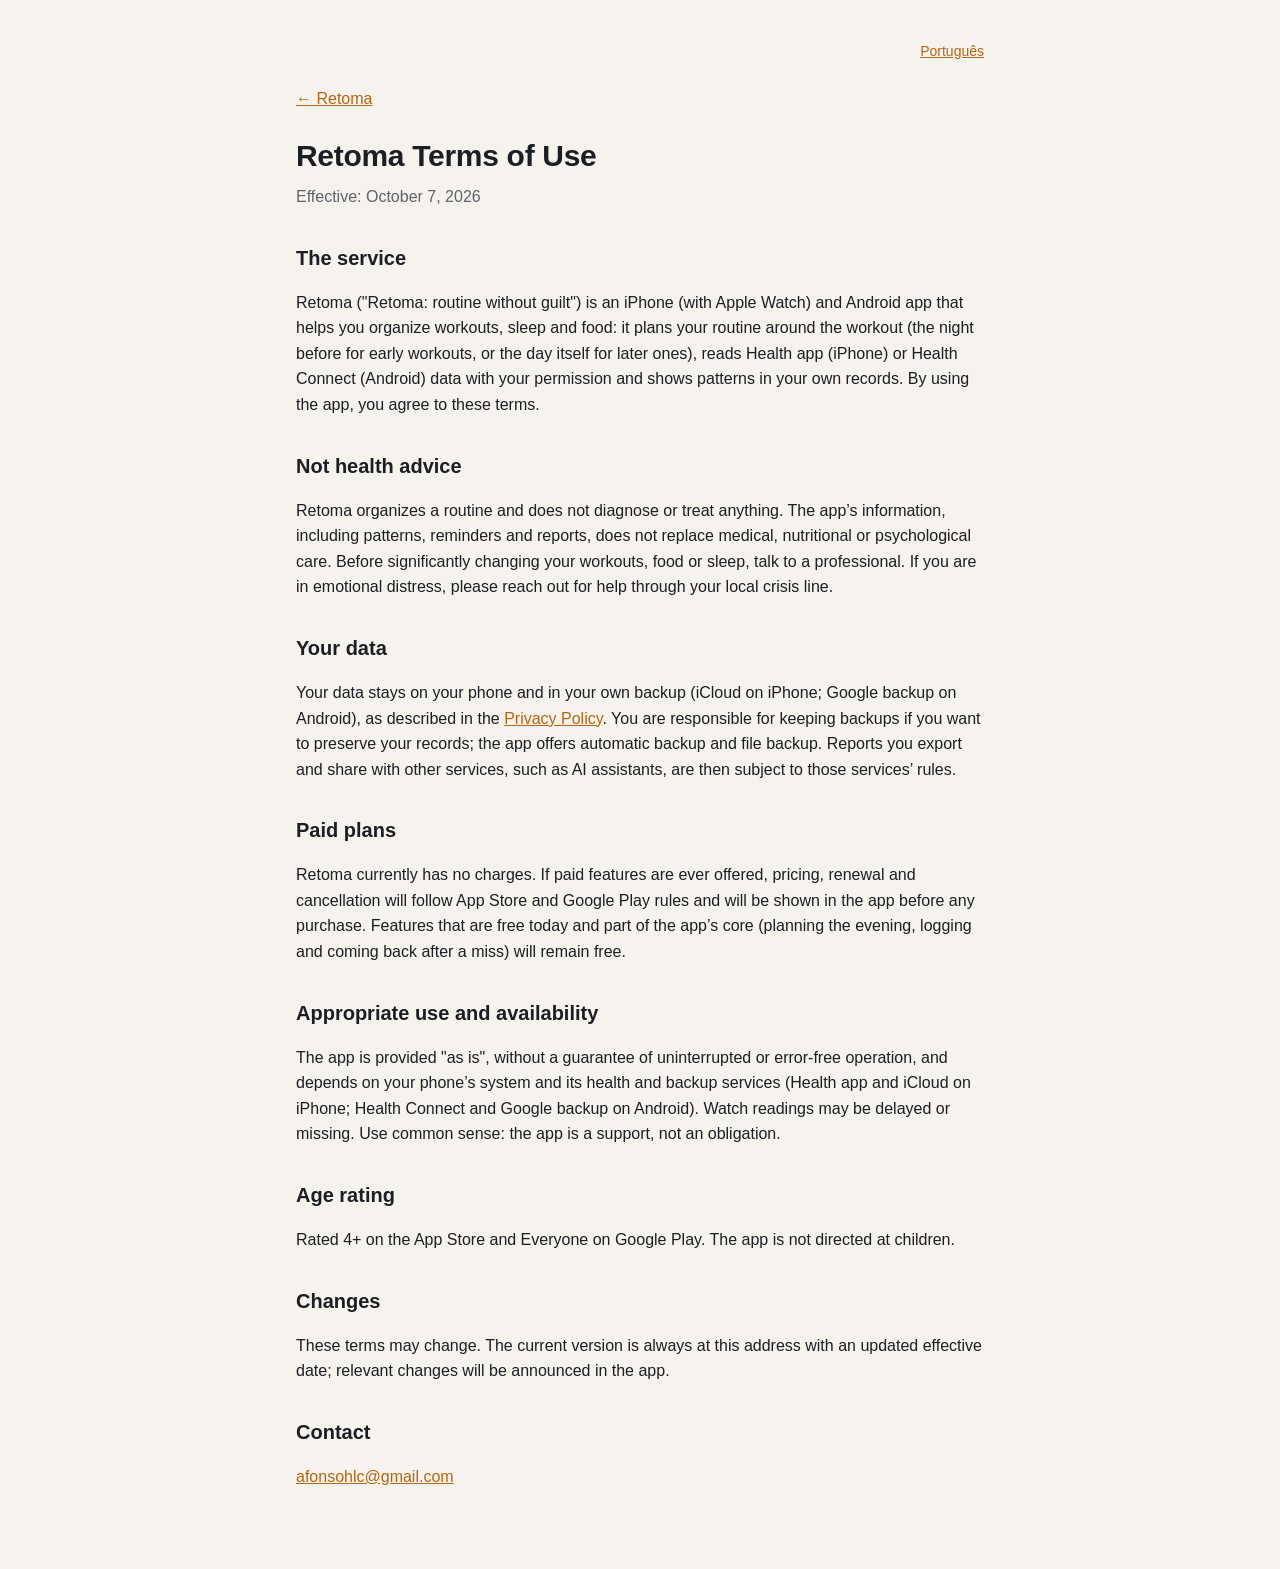
<file: en/terms.html>
<!DOCTYPE html>
<html lang="en">
<head>
<meta charset="UTF-8">
<meta name="viewport" content="width=device-width, initial-scale=1.0">
<title>Terms of Use · Retoma</title>
<link rel="icon" href="../icon.png">
<link rel="stylesheet" href="../style.css">
</head>
<body>
<main class="doc">
  <p class="lang"><a href="../termos.html" hreflang="pt-BR" lang="pt-BR">Português</a></p>
  <a class="back" href="./">← Retoma</a>
  <h1>Retoma Terms of Use</h1>
  <p class="meta">Effective: October 7, 2026</p>

  <h2>The service</h2>
  <p>Retoma ("Retoma: routine without guilt") is an iPhone (with Apple Watch) and Android app that helps you organize workouts, sleep and food: it plans your routine around the workout (the night before for early workouts, or the day itself for later ones), reads Health app (iPhone) or Health Connect (Android) data with your permission and shows patterns in your own records. By using the app, you agree to these terms.</p>

  <h2>Not health advice</h2>
  <p>Retoma organizes a routine and does not diagnose or treat anything. The app’s information, including patterns, reminders and reports, does not replace medical, nutritional or psychological care. Before significantly changing your workouts, food or sleep, talk to a professional. If you are in emotional distress, please reach out for help through your local crisis line.</p>

  <h2>Your data</h2>
  <p>Your data stays on your phone and in your own backup (iCloud on iPhone; Google backup on Android), as described in the <a href="./privacy.html">Privacy Policy</a>. You are responsible for keeping backups if you want to preserve your records; the app offers automatic backup and file backup. Reports you export and share with other services, such as AI assistants, are then subject to those services’ rules.</p>

  <h2>Paid plans</h2>
  <p>Retoma currently has no charges. If paid features are ever offered, pricing, renewal and cancellation will follow App Store and Google Play rules and will be shown in the app before any purchase. Features that are free today and part of the app’s core (planning the evening, logging and coming back after a miss) will remain free.</p>

  <h2>Appropriate use and availability</h2>
  <p>The app is provided "as is", without a guarantee of uninterrupted or error-free operation, and depends on your phone’s system and its health and backup services (Health app and iCloud on iPhone; Health Connect and Google backup on Android). Watch readings may be delayed or missing. Use common sense: the app is a support, not an obligation.</p>

  <h2>Age rating</h2>
  <p>Rated 4+ on the App Store and Everyone on Google Play. The app is not directed at children.</p>

  <h2>Changes</h2>
  <p>These terms may change. The current version is always at this address with an updated effective date; relevant changes will be announced in the app.</p>

  <h2>Contact</h2>
  <p><a href="mailto:afonsohlc@gmail.com">afonsohlc@gmail.com</a></p>
</main>
</body>
</html>
</file>
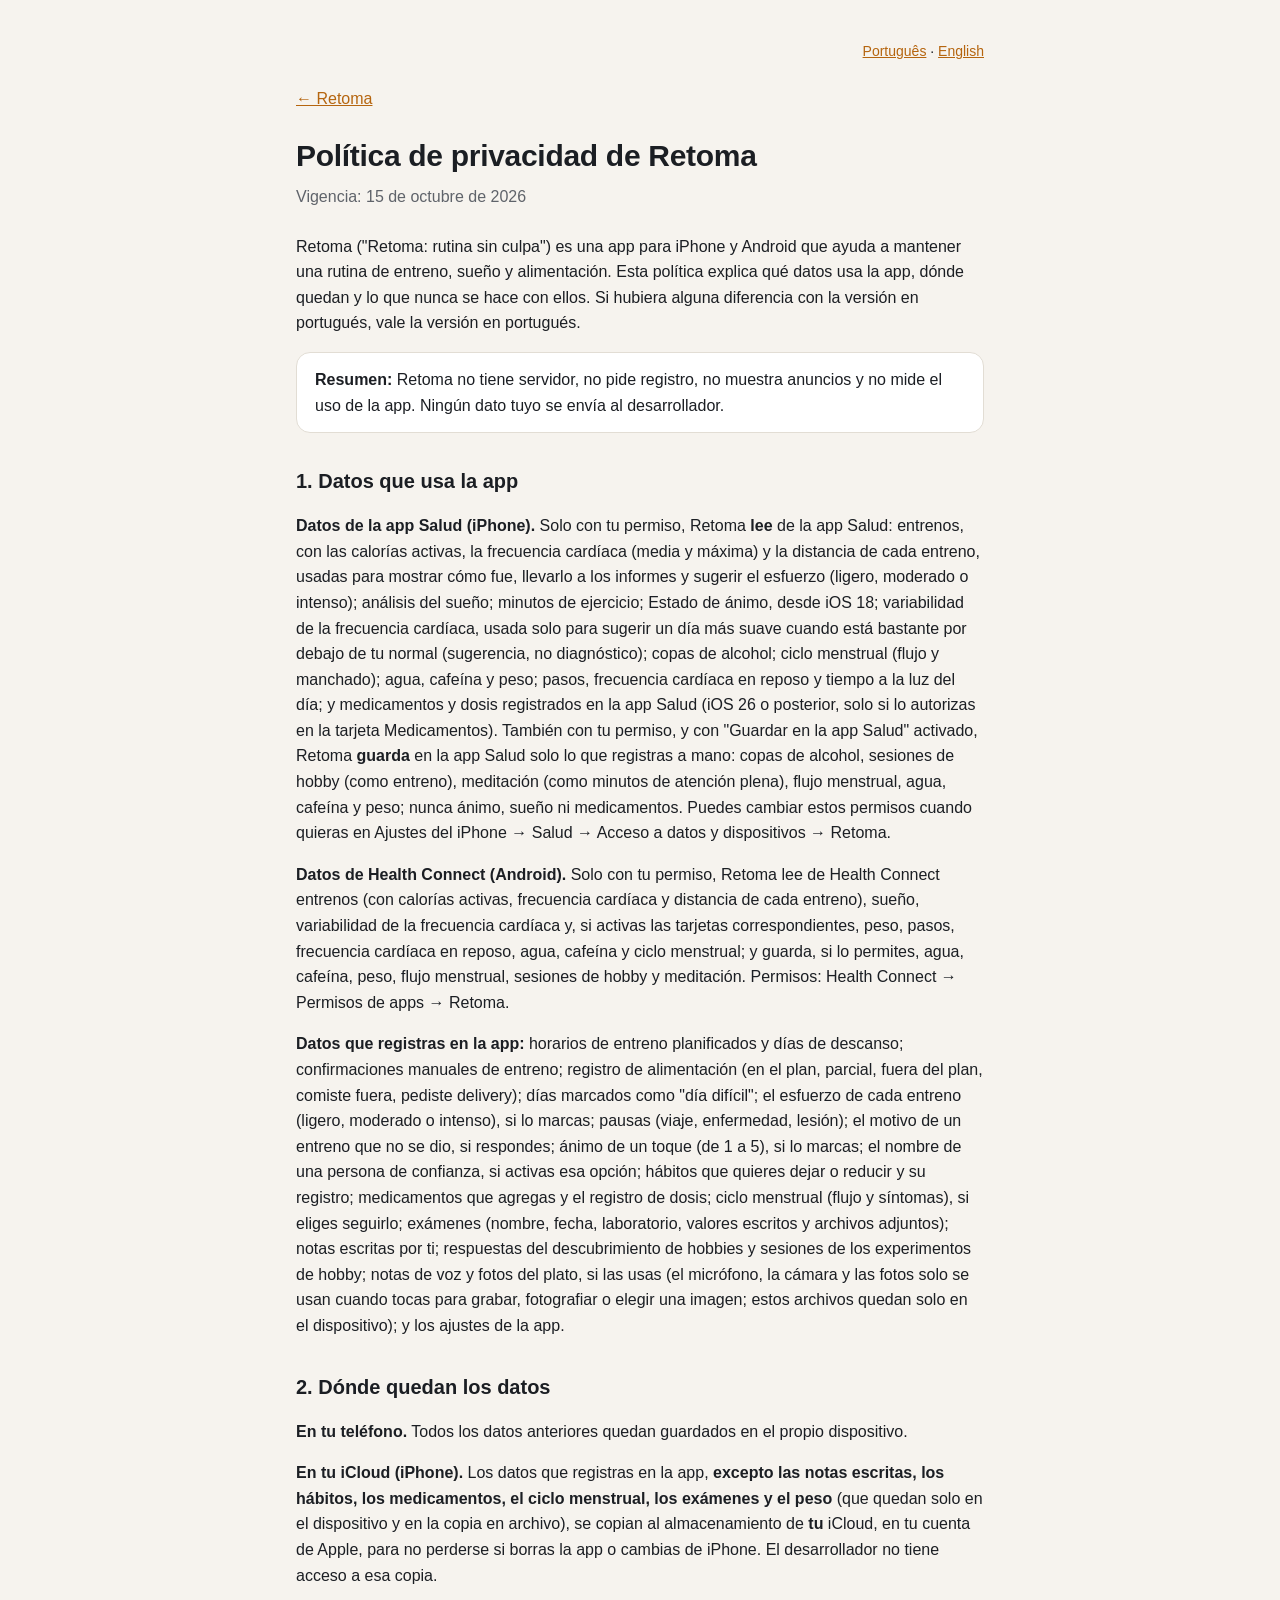
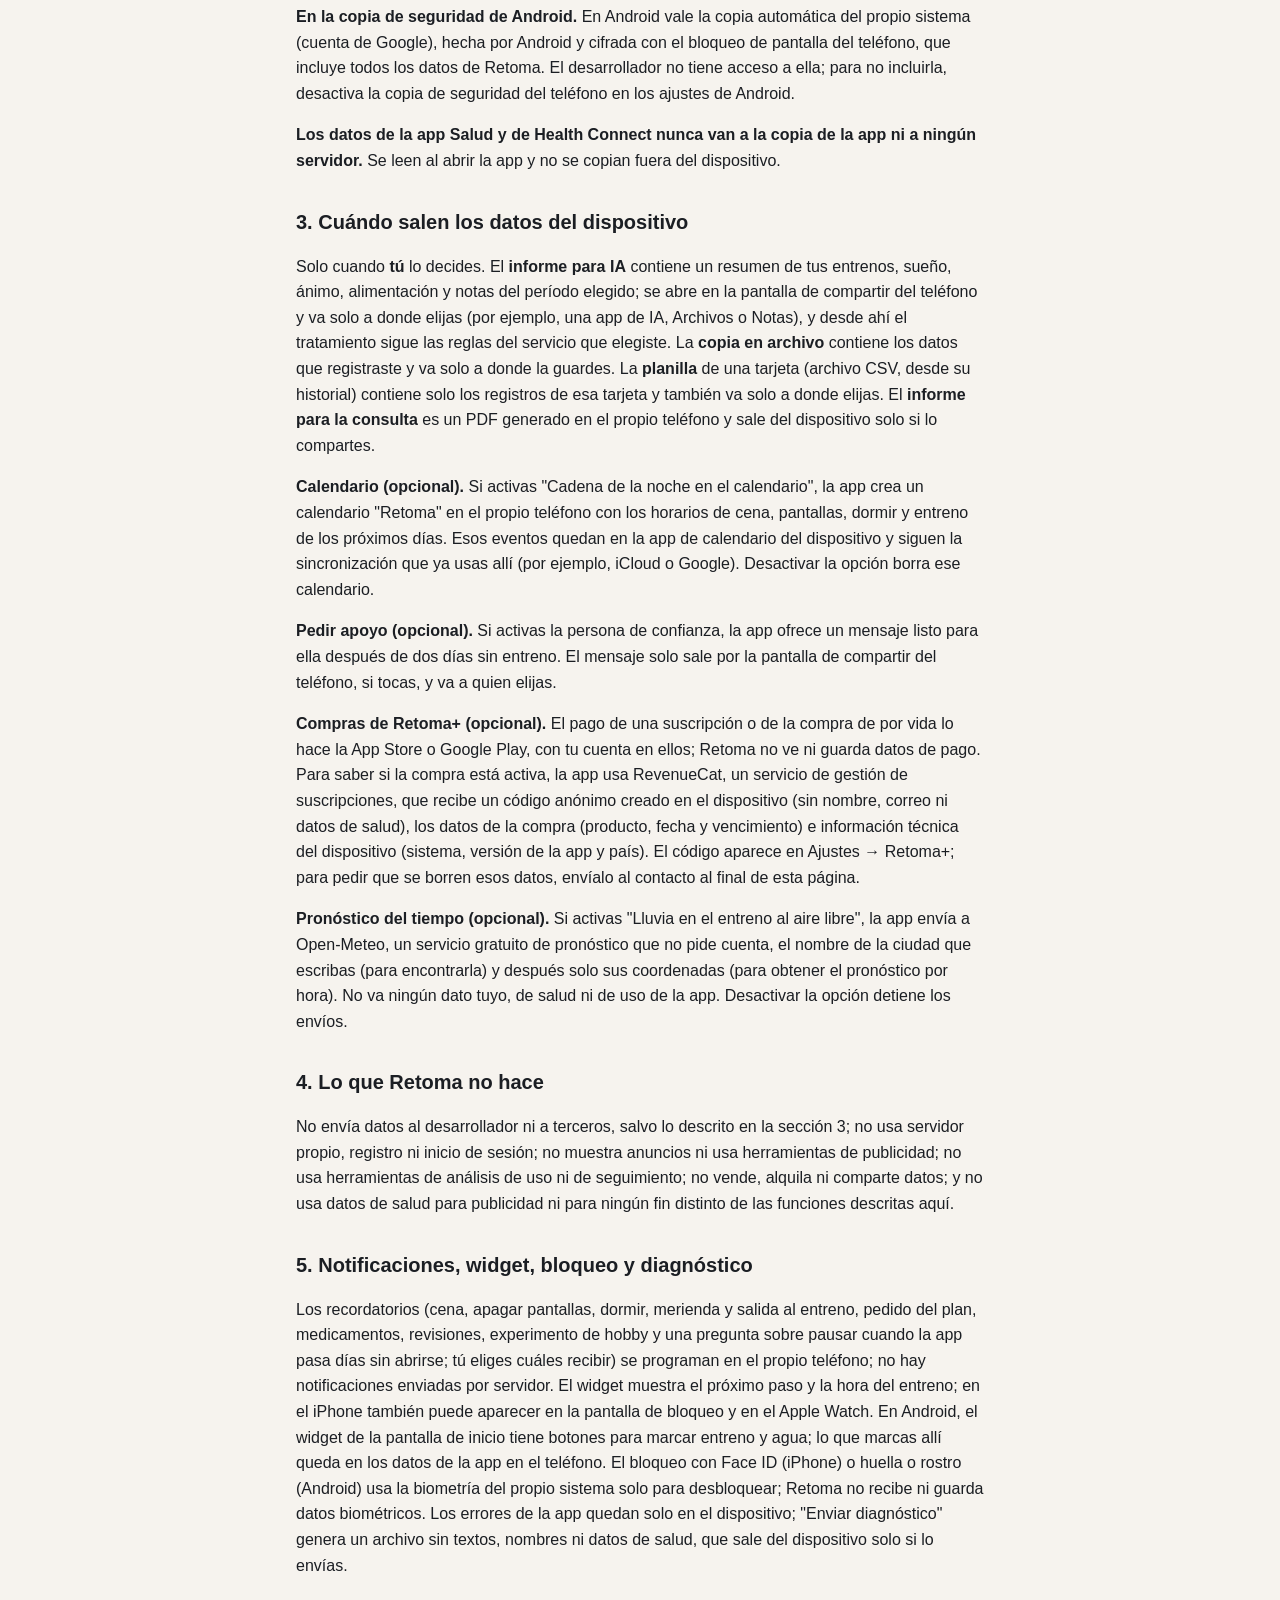
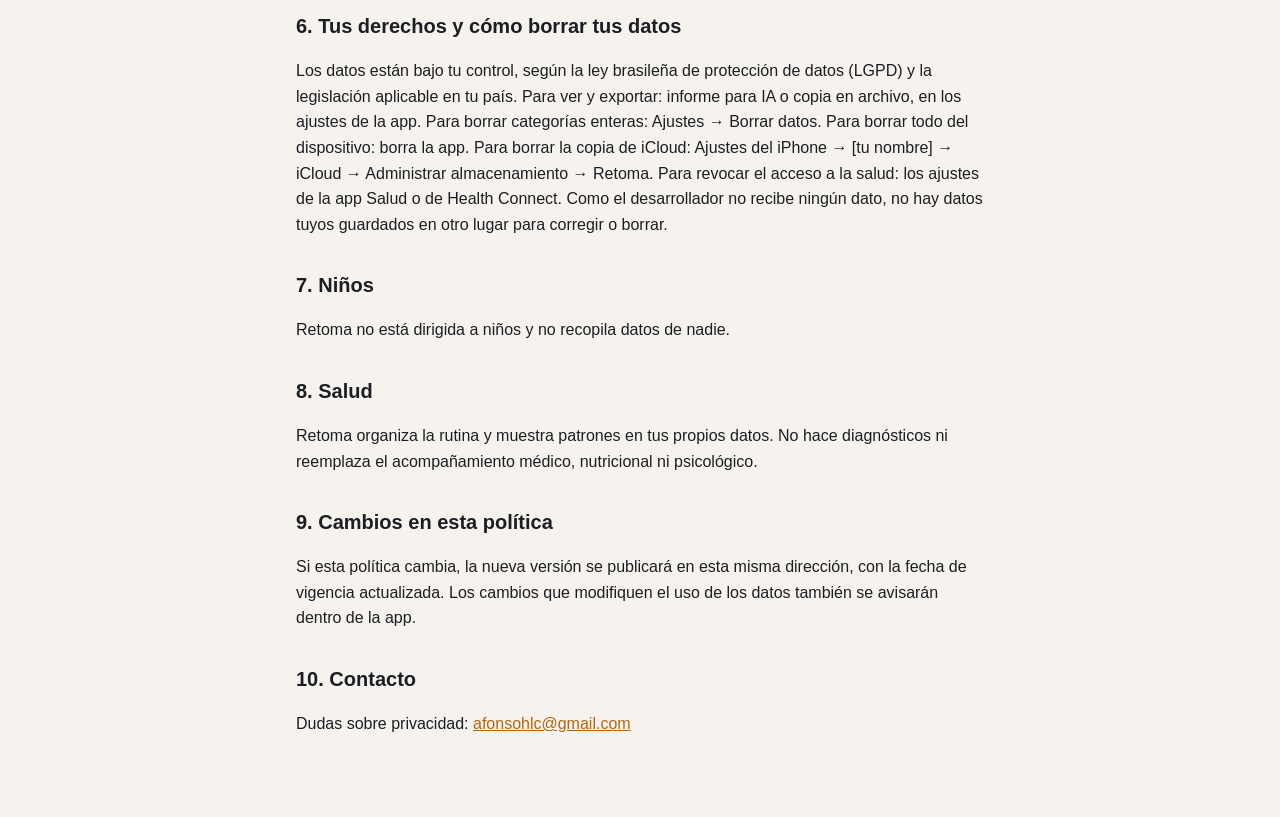
<file: es/privacidad.html>
<!DOCTYPE html>
<html lang="es">
<head>
<meta charset="UTF-8">
<meta name="viewport" content="width=device-width, initial-scale=1.0">
<title>Política de privacidad · Retoma</title>
<link rel="icon" href="../icon.png">
<link rel="stylesheet" href="../style.css">
</head>
<body>
<main class="doc">
  <p class="lang"><a href="../privacidade.html" hreflang="pt-BR" lang="pt-BR">Português</a> · <a href="../en/privacy.html" hreflang="en" lang="en">English</a></p>
  <a class="back" href="./">← Retoma</a>
  <h1>Política de privacidad de Retoma</h1>
  <p class="meta">Vigencia: 15 de octubre de 2026</p>

  <p>Retoma ("Retoma: rutina sin culpa") es una app para iPhone y Android que ayuda a mantener una rutina de entreno, sueño y alimentación. Esta política explica qué datos usa la app, dónde quedan y lo que nunca se hace con ellos. Si hubiera alguna diferencia con la versión en portugués, vale la versión en portugués.</p>
  <p class="summary"><strong>Resumen:</strong> Retoma no tiene servidor, no pide registro, no muestra anuncios y no mide el uso de la app. Ningún dato tuyo se envía al desarrollador.</p>

  <h2>1. Datos que usa la app</h2>
  <p><strong>Datos de la app Salud (iPhone).</strong> Solo con tu permiso, Retoma <strong>lee</strong> de la app Salud: entrenos, con las calorías activas, la frecuencia cardíaca (media y máxima) y la distancia de cada entreno, usadas para mostrar cómo fue, llevarlo a los informes y sugerir el esfuerzo (ligero, moderado o intenso); análisis del sueño; minutos de ejercicio; Estado de ánimo, desde iOS 18; variabilidad de la frecuencia cardíaca, usada solo para sugerir un día más suave cuando está bastante por debajo de tu normal (sugerencia, no diagnóstico); copas de alcohol; ciclo menstrual (flujo y manchado); agua, cafeína y peso; pasos, frecuencia cardíaca en reposo y tiempo a la luz del día; y medicamentos y dosis registrados en la app Salud (iOS 26 o posterior, solo si lo autorizas en la tarjeta Medicamentos). También con tu permiso, y con "Guardar en la app Salud" activado, Retoma <strong>guarda</strong> en la app Salud solo lo que registras a mano: copas de alcohol, sesiones de hobby (como entreno), meditación (como minutos de atención plena), flujo menstrual, agua, cafeína y peso; nunca ánimo, sueño ni medicamentos. Puedes cambiar estos permisos cuando quieras en Ajustes del iPhone → Salud → Acceso a datos y dispositivos → Retoma.</p>
  <p><strong>Datos de Health Connect (Android).</strong> Solo con tu permiso, Retoma lee de Health Connect entrenos (con calorías activas, frecuencia cardíaca y distancia de cada entreno), sueño, variabilidad de la frecuencia cardíaca y, si activas las tarjetas correspondientes, peso, pasos, frecuencia cardíaca en reposo, agua, cafeína y ciclo menstrual; y guarda, si lo permites, agua, cafeína, peso, flujo menstrual, sesiones de hobby y meditación. Permisos: Health Connect → Permisos de apps → Retoma.</p>
  <p><strong>Datos que registras en la app:</strong> horarios de entreno planificados y días de descanso; confirmaciones manuales de entreno; registro de alimentación (en el plan, parcial, fuera del plan, comiste fuera, pediste delivery); días marcados como "día difícil"; el esfuerzo de cada entreno (ligero, moderado o intenso), si lo marcas; pausas (viaje, enfermedad, lesión); el motivo de un entreno que no se dio, si respondes; ánimo de un toque (de 1 a 5), si lo marcas; el nombre de una persona de confianza, si activas esa opción; hábitos que quieres dejar o reducir y su registro; medicamentos que agregas y el registro de dosis; ciclo menstrual (flujo y síntomas), si eliges seguirlo; exámenes (nombre, fecha, laboratorio, valores escritos y archivos adjuntos); notas escritas por ti; respuestas del descubrimiento de hobbies y sesiones de los experimentos de hobby; notas de voz y fotos del plato, si las usas (el micrófono, la cámara y las fotos solo se usan cuando tocas para grabar, fotografiar o elegir una imagen; estos archivos quedan solo en el dispositivo); y los ajustes de la app.</p>

  <h2>2. Dónde quedan los datos</h2>
  <p><strong>En tu teléfono.</strong> Todos los datos anteriores quedan guardados en el propio dispositivo.</p>
  <p><strong>En tu iCloud (iPhone).</strong> Los datos que registras en la app, <strong>excepto las notas escritas, los hábitos, los medicamentos, el ciclo menstrual, los exámenes y el peso</strong> (que quedan solo en el dispositivo y en la copia en archivo), se copian al almacenamiento de <strong>tu</strong> iCloud, en tu cuenta de Apple, para no perderse si borras la app o cambias de iPhone. El desarrollador no tiene acceso a esa copia.</p>
  <p><strong>En la copia de seguridad de Android.</strong> En Android vale la copia automática del propio sistema (cuenta de Google), hecha por Android y cifrada con el bloqueo de pantalla del teléfono, que incluye todos los datos de Retoma. El desarrollador no tiene acceso a ella; para no incluirla, desactiva la copia de seguridad del teléfono en los ajustes de Android.</p>
  <p><strong>Los datos de la app Salud y de Health Connect nunca van a la copia de la app ni a ningún servidor.</strong> Se leen al abrir la app y no se copian fuera del dispositivo.</p>

  <h2>3. Cuándo salen los datos del dispositivo</h2>
  <p>Solo cuando <strong>tú</strong> lo decides. El <strong>informe para IA</strong> contiene un resumen de tus entrenos, sueño, ánimo, alimentación y notas del período elegido; se abre en la pantalla de compartir del teléfono y va solo a donde elijas (por ejemplo, una app de IA, Archivos o Notas), y desde ahí el tratamiento sigue las reglas del servicio que elegiste. La <strong>copia en archivo</strong> contiene los datos que registraste y va solo a donde la guardes. La <strong>planilla</strong> de una tarjeta (archivo CSV, desde su historial) contiene solo los registros de esa tarjeta y también va solo a donde elijas. El <strong>informe para la consulta</strong> es un PDF generado en el propio teléfono y sale del dispositivo solo si lo compartes.</p>
  <p><strong>Calendario (opcional).</strong> Si activas "Cadena de la noche en el calendario", la app crea un calendario "Retoma" en el propio teléfono con los horarios de cena, pantallas, dormir y entreno de los próximos días. Esos eventos quedan en la app de calendario del dispositivo y siguen la sincronización que ya usas allí (por ejemplo, iCloud o Google). Desactivar la opción borra ese calendario.</p>
  <p><strong>Pedir apoyo (opcional).</strong> Si activas la persona de confianza, la app ofrece un mensaje listo para ella después de dos días sin entreno. El mensaje solo sale por la pantalla de compartir del teléfono, si tocas, y va a quien elijas.</p>

  <p><strong>Compras de Retoma+ (opcional).</strong> El pago de una suscripción o de la compra de por vida lo hace la App Store o Google Play, con tu cuenta en ellos; Retoma no ve ni guarda datos de pago. Para saber si la compra está activa, la app usa RevenueCat, un servicio de gestión de suscripciones, que recibe un código anónimo creado en el dispositivo (sin nombre, correo ni datos de salud), los datos de la compra (producto, fecha y vencimiento) e información técnica del dispositivo (sistema, versión de la app y país). El código aparece en Ajustes → Retoma+; para pedir que se borren esos datos, envíalo al contacto al final de esta página.</p>
  <p><strong>Pronóstico del tiempo (opcional).</strong> Si activas "Lluvia en el entreno al aire libre", la app envía a Open-Meteo, un servicio gratuito de pronóstico que no pide cuenta, el nombre de la ciudad que escribas (para encontrarla) y después solo sus coordenadas (para obtener el pronóstico por hora). No va ningún dato tuyo, de salud ni de uso de la app. Desactivar la opción detiene los envíos.</p>

  <h2>4. Lo que Retoma no hace</h2>
  <p>No envía datos al desarrollador ni a terceros, salvo lo descrito en la sección 3; no usa servidor propio, registro ni inicio de sesión; no muestra anuncios ni usa herramientas de publicidad; no usa herramientas de análisis de uso ni de seguimiento; no vende, alquila ni comparte datos; y no usa datos de salud para publicidad ni para ningún fin distinto de las funciones descritas aquí.</p>

  <h2>5. Notificaciones, widget, bloqueo y diagnóstico</h2>
  <p>Los recordatorios (cena, apagar pantallas, dormir, merienda y salida al entreno, pedido del plan, medicamentos, revisiones, experimento de hobby y una pregunta sobre pausar cuando la app pasa días sin abrirse; tú eliges cuáles recibir) se programan en el propio teléfono; no hay notificaciones enviadas por servidor. El widget muestra el próximo paso y la hora del entreno; en el iPhone también puede aparecer en la pantalla de bloqueo y en el Apple Watch. En Android, el widget de la pantalla de inicio tiene botones para marcar entreno y agua; lo que marcas allí queda en los datos de la app en el teléfono. El bloqueo con Face ID (iPhone) o huella o rostro (Android) usa la biometría del propio sistema solo para desbloquear; Retoma no recibe ni guarda datos biométricos. Los errores de la app quedan solo en el dispositivo; "Enviar diagnóstico" genera un archivo sin textos, nombres ni datos de salud, que sale del dispositivo solo si lo envías.</p>

  <h2>6. Tus derechos y cómo borrar tus datos</h2>
  <p>Los datos están bajo tu control, según la ley brasileña de protección de datos (LGPD) y la legislación aplicable en tu país. Para ver y exportar: informe para IA o copia en archivo, en los ajustes de la app. Para borrar categorías enteras: Ajustes → Borrar datos. Para borrar todo del dispositivo: borra la app. Para borrar la copia de iCloud: Ajustes del iPhone → [tu nombre] → iCloud → Administrar almacenamiento → Retoma. Para revocar el acceso a la salud: los ajustes de la app Salud o de Health Connect. Como el desarrollador no recibe ningún dato, no hay datos tuyos guardados en otro lugar para corregir o borrar.</p>

  <h2>7. Niños</h2>
  <p>Retoma no está dirigida a niños y no recopila datos de nadie.</p>

  <h2>8. Salud</h2>
  <p>Retoma organiza la rutina y muestra patrones en tus propios datos. No hace diagnósticos ni reemplaza el acompañamiento médico, nutricional ni psicológico.</p>

  <h2>9. Cambios en esta política</h2>
  <p>Si esta política cambia, la nueva versión se publicará en esta misma dirección, con la fecha de vigencia actualizada. Los cambios que modifiquen el uso de los datos también se avisarán dentro de la app.</p>

  <h2>10. Contacto</h2>
  <p>Dudas sobre privacidad: <a href="mailto:afonsohlc@gmail.com">afonsohlc@gmail.com</a></p>
</main>
</body>
</html>
</file>
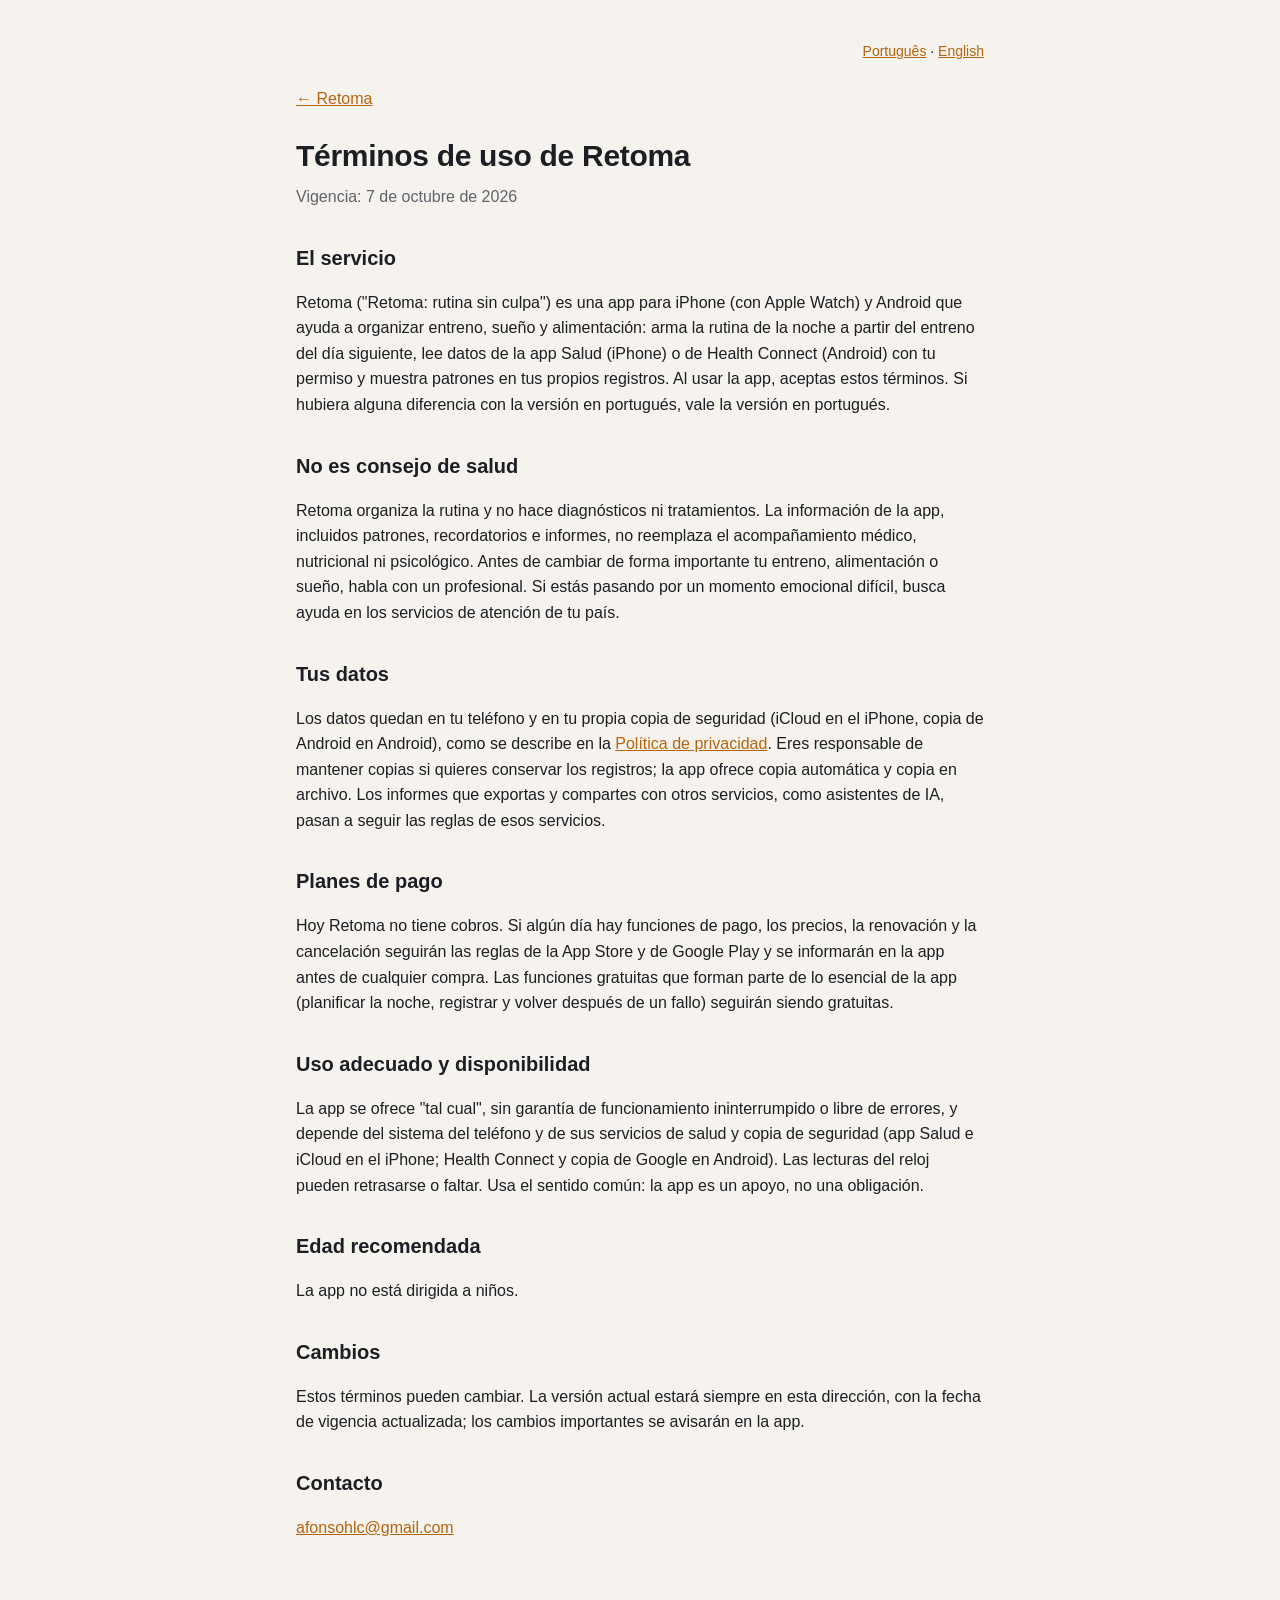
<file: es/terminos.html>
<!DOCTYPE html>
<html lang="es">
<head>
<meta charset="UTF-8">
<meta name="viewport" content="width=device-width, initial-scale=1.0">
<title>Términos de uso · Retoma</title>
<link rel="icon" href="../icon.png">
<link rel="stylesheet" href="../style.css">
</head>
<body>
<main class="doc">
  <p class="lang"><a href="../termos.html" hreflang="pt-BR" lang="pt-BR">Português</a> · <a href="../en/terms.html" hreflang="en" lang="en">English</a></p>
  <a class="back" href="./">← Retoma</a>
  <h1>Términos de uso de Retoma</h1>
  <p class="meta">Vigencia: 7 de octubre de 2026</p>

  <h2>El servicio</h2>
  <p>Retoma ("Retoma: rutina sin culpa") es una app para iPhone (con Apple Watch) y Android que ayuda a organizar entreno, sueño y alimentación: arma la rutina de la noche a partir del entreno del día siguiente, lee datos de la app Salud (iPhone) o de Health Connect (Android) con tu permiso y muestra patrones en tus propios registros. Al usar la app, aceptas estos términos. Si hubiera alguna diferencia con la versión en portugués, vale la versión en portugués.</p>

  <h2>No es consejo de salud</h2>
  <p>Retoma organiza la rutina y no hace diagnósticos ni tratamientos. La información de la app, incluidos patrones, recordatorios e informes, no reemplaza el acompañamiento médico, nutricional ni psicológico. Antes de cambiar de forma importante tu entreno, alimentación o sueño, habla con un profesional. Si estás pasando por un momento emocional difícil, busca ayuda en los servicios de atención de tu país.</p>

  <h2>Tus datos</h2>
  <p>Los datos quedan en tu teléfono y en tu propia copia de seguridad (iCloud en el iPhone, copia de Android en Android), como se describe en la <a href="./privacidad.html">Política de privacidad</a>. Eres responsable de mantener copias si quieres conservar los registros; la app ofrece copia automática y copia en archivo. Los informes que exportas y compartes con otros servicios, como asistentes de IA, pasan a seguir las reglas de esos servicios.</p>

  <h2>Planes de pago</h2>
  <p>Hoy Retoma no tiene cobros. Si algún día hay funciones de pago, los precios, la renovación y la cancelación seguirán las reglas de la App Store y de Google Play y se informarán en la app antes de cualquier compra. Las funciones gratuitas que forman parte de lo esencial de la app (planificar la noche, registrar y volver después de un fallo) seguirán siendo gratuitas.</p>

  <h2>Uso adecuado y disponibilidad</h2>
  <p>La app se ofrece "tal cual", sin garantía de funcionamiento ininterrumpido o libre de errores, y depende del sistema del teléfono y de sus servicios de salud y copia de seguridad (app Salud e iCloud en el iPhone; Health Connect y copia de Google en Android). Las lecturas del reloj pueden retrasarse o faltar. Usa el sentido común: la app es un apoyo, no una obligación.</p>

  <h2>Edad recomendada</h2>
  <p>La app no está dirigida a niños.</p>

  <h2>Cambios</h2>
  <p>Estos términos pueden cambiar. La versión actual estará siempre en esta dirección, con la fecha de vigencia actualizada; los cambios importantes se avisarán en la app.</p>

  <h2>Contacto</h2>
  <p><a href="mailto:afonsohlc@gmail.com">afonsohlc@gmail.com</a></p>
</main>
</body>
</html>
</file>
<file: style.css>
:root {
  --bg: #f6f3ee;
  --surface: #ffffff;
  --text: #1b1e23;
  --muted: #5f636a;
  --line: #e2ddd4;
  --accent: #b5650f;
}
@media (prefers-color-scheme: dark) {
  :root {
    --bg: #0d0f12;
    --surface: #171a1f;
    --text: #f3efe7;
    --muted: #a3a8b1;
    --line: #2a2f37;
    --accent: #f2a13b;
  }
}
* { box-sizing: border-box; }
body {
  margin: 0;
  background: var(--bg);
  color: var(--text);
  font-family: -apple-system, BlinkMacSystemFont, "Segoe UI", Roboto, Helvetica, Arial, sans-serif;
  line-height: 1.6;
  -webkit-font-smoothing: antialiased;
}
main { max-width: 720px; margin: 0 auto; padding: 40px 16px 64px; }
a { color: var(--accent); }
a:focus-visible { outline: 2px solid var(--accent); outline-offset: 2px; border-radius: 4px; }
.lang { text-align: right; font-size: 14px; margin: 0 0 24px; }
.hero { text-align: center; padding: 16px 0 8px; }
.hero img { width: 112px; height: 112px; border-radius: 25px; display: block; margin: 0 auto 20px; }
.hero h1 { font-size: 40px; letter-spacing: -0.02em; margin: 0; }
.tagline { color: var(--accent); font-weight: 600; font-size: 18px; margin: 4px 0 16px; }
.lead { font-size: 19px; color: var(--muted); max-width: 560px; margin: 0 auto; }
.status {
  display: inline-block;
  margin-top: 20px;
  padding: 6px 14px;
  border: 1px solid var(--line);
  border-radius: 999px;
  font-size: 14px;
  color: var(--muted);
}
.features { display: grid; gap: 12px; margin: 40px 0; padding: 0; list-style: none; }
.features li { background: var(--surface); border: 1px solid var(--line); border-radius: 14px; padding: 16px 18px; }
.features strong { display: block; margin-bottom: 2px; }
.features span { color: var(--muted); }
footer { border-top: 1px solid var(--line); padding-top: 20px; font-size: 15px; color: var(--muted); }
footer nav { display: flex; flex-wrap: wrap; gap: 8px 20px; margin-bottom: 8px; }
.doc h1 { font-size: 30px; letter-spacing: -0.01em; margin: 0 0 4px; }
.doc .meta { color: var(--muted); margin: 0 0 24px; }
.doc h2 { font-size: 20px; margin: 32px 0 8px; }
.doc .summary { background: var(--surface); border: 1px solid var(--line); border-radius: 14px; padding: 14px 18px; }
.back { display: inline-block; margin-bottom: 20px; }
</file>
